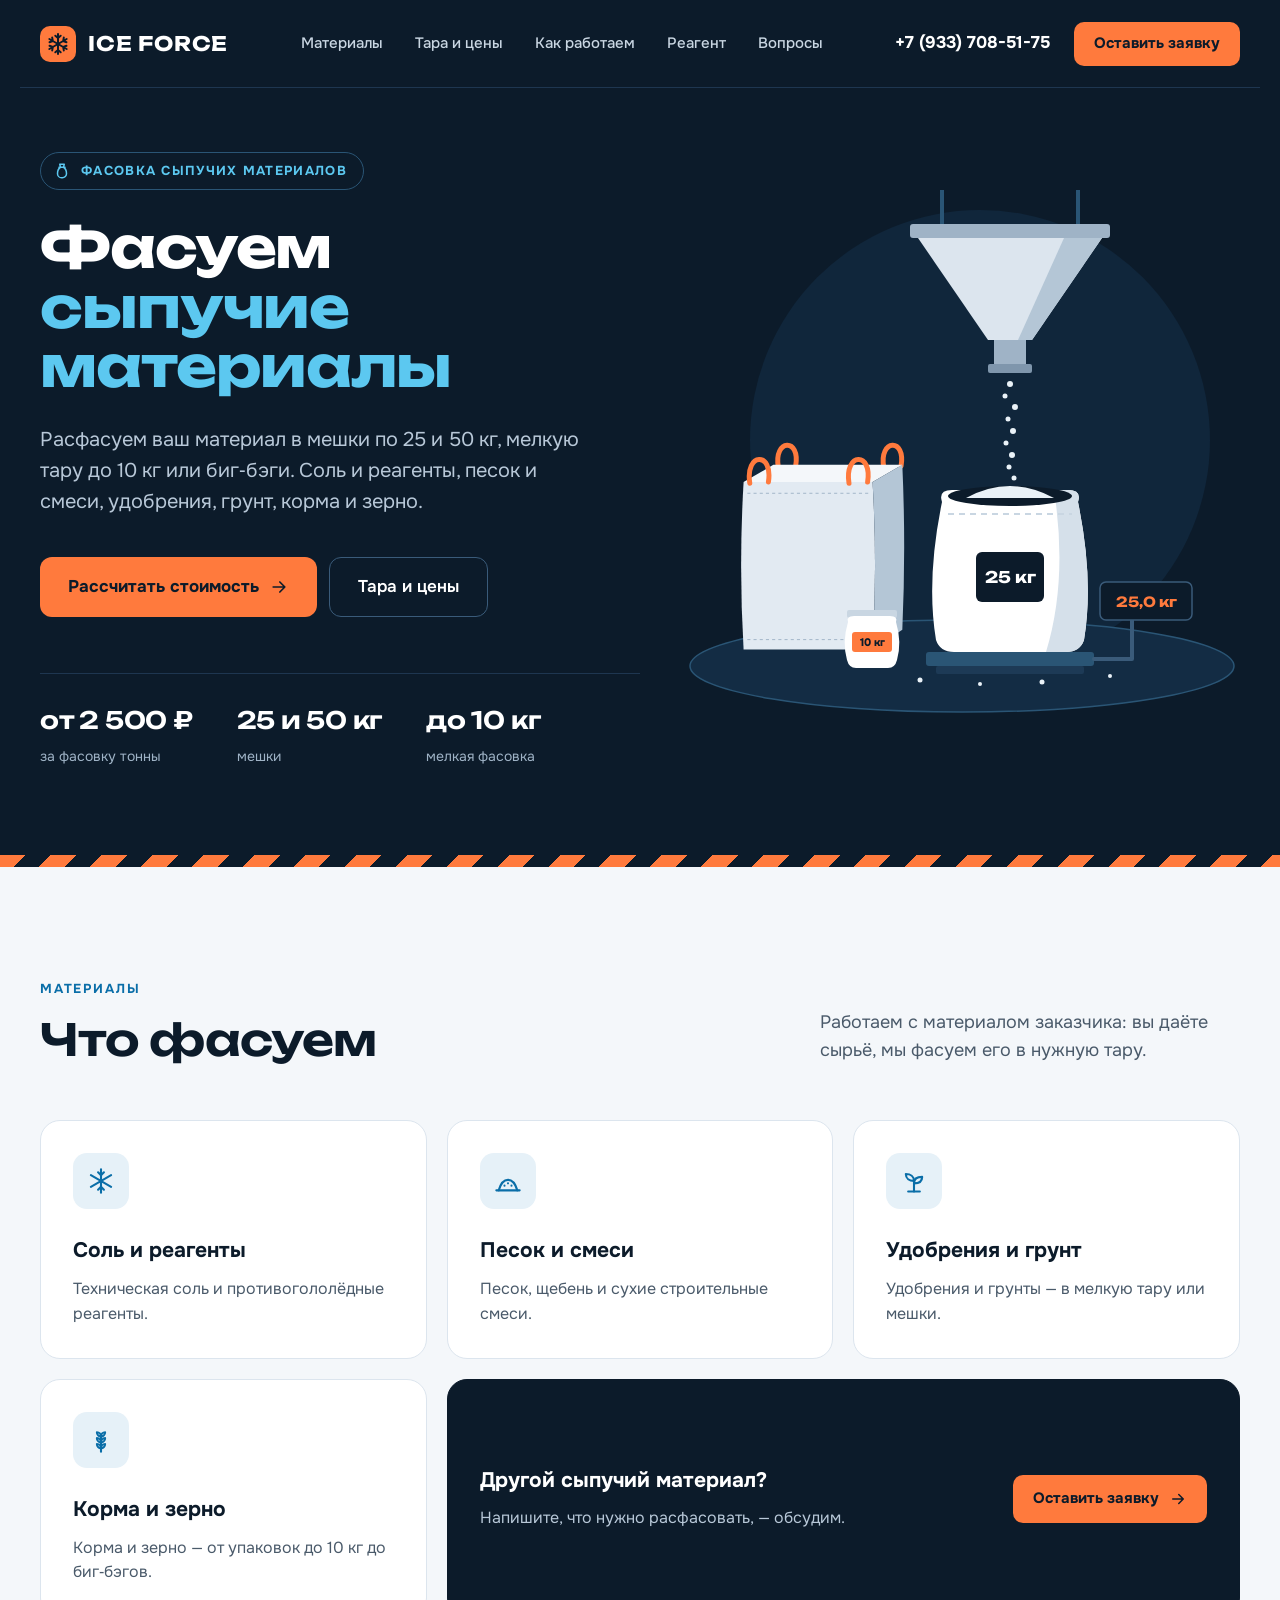
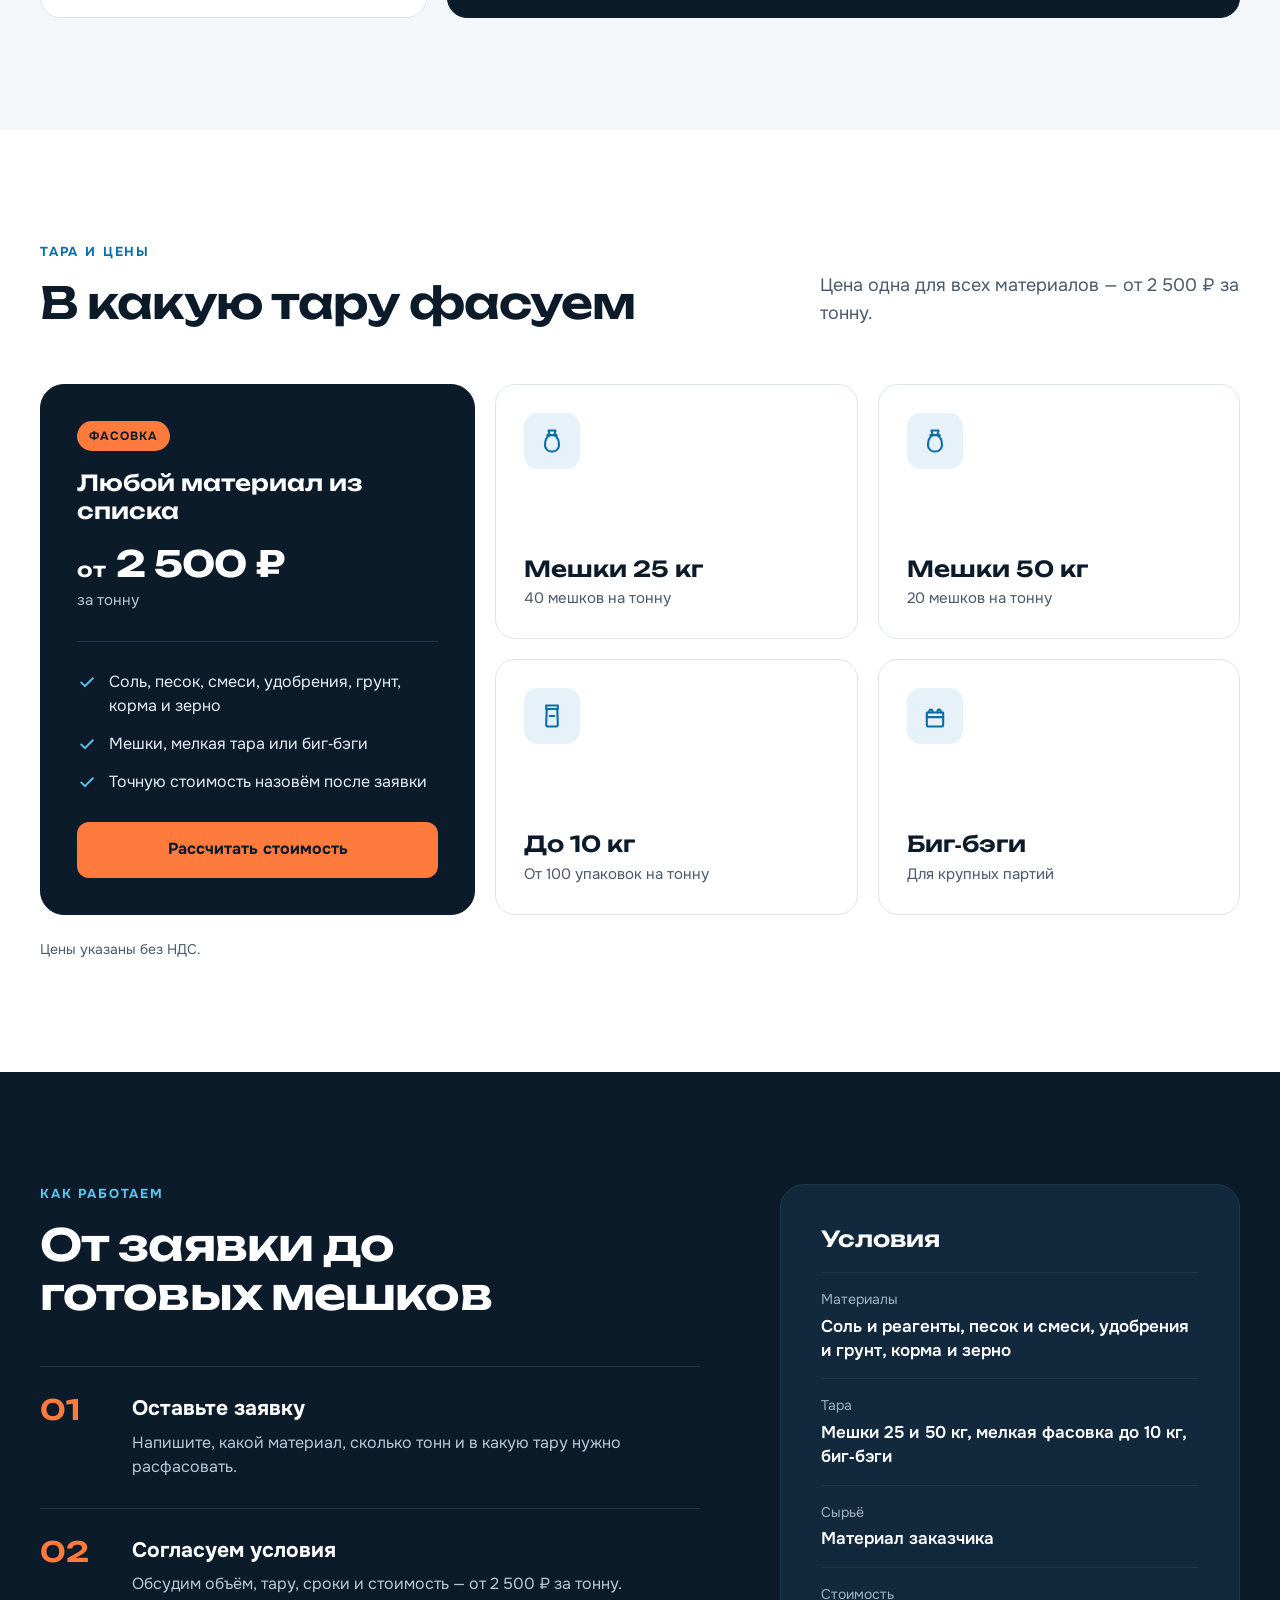
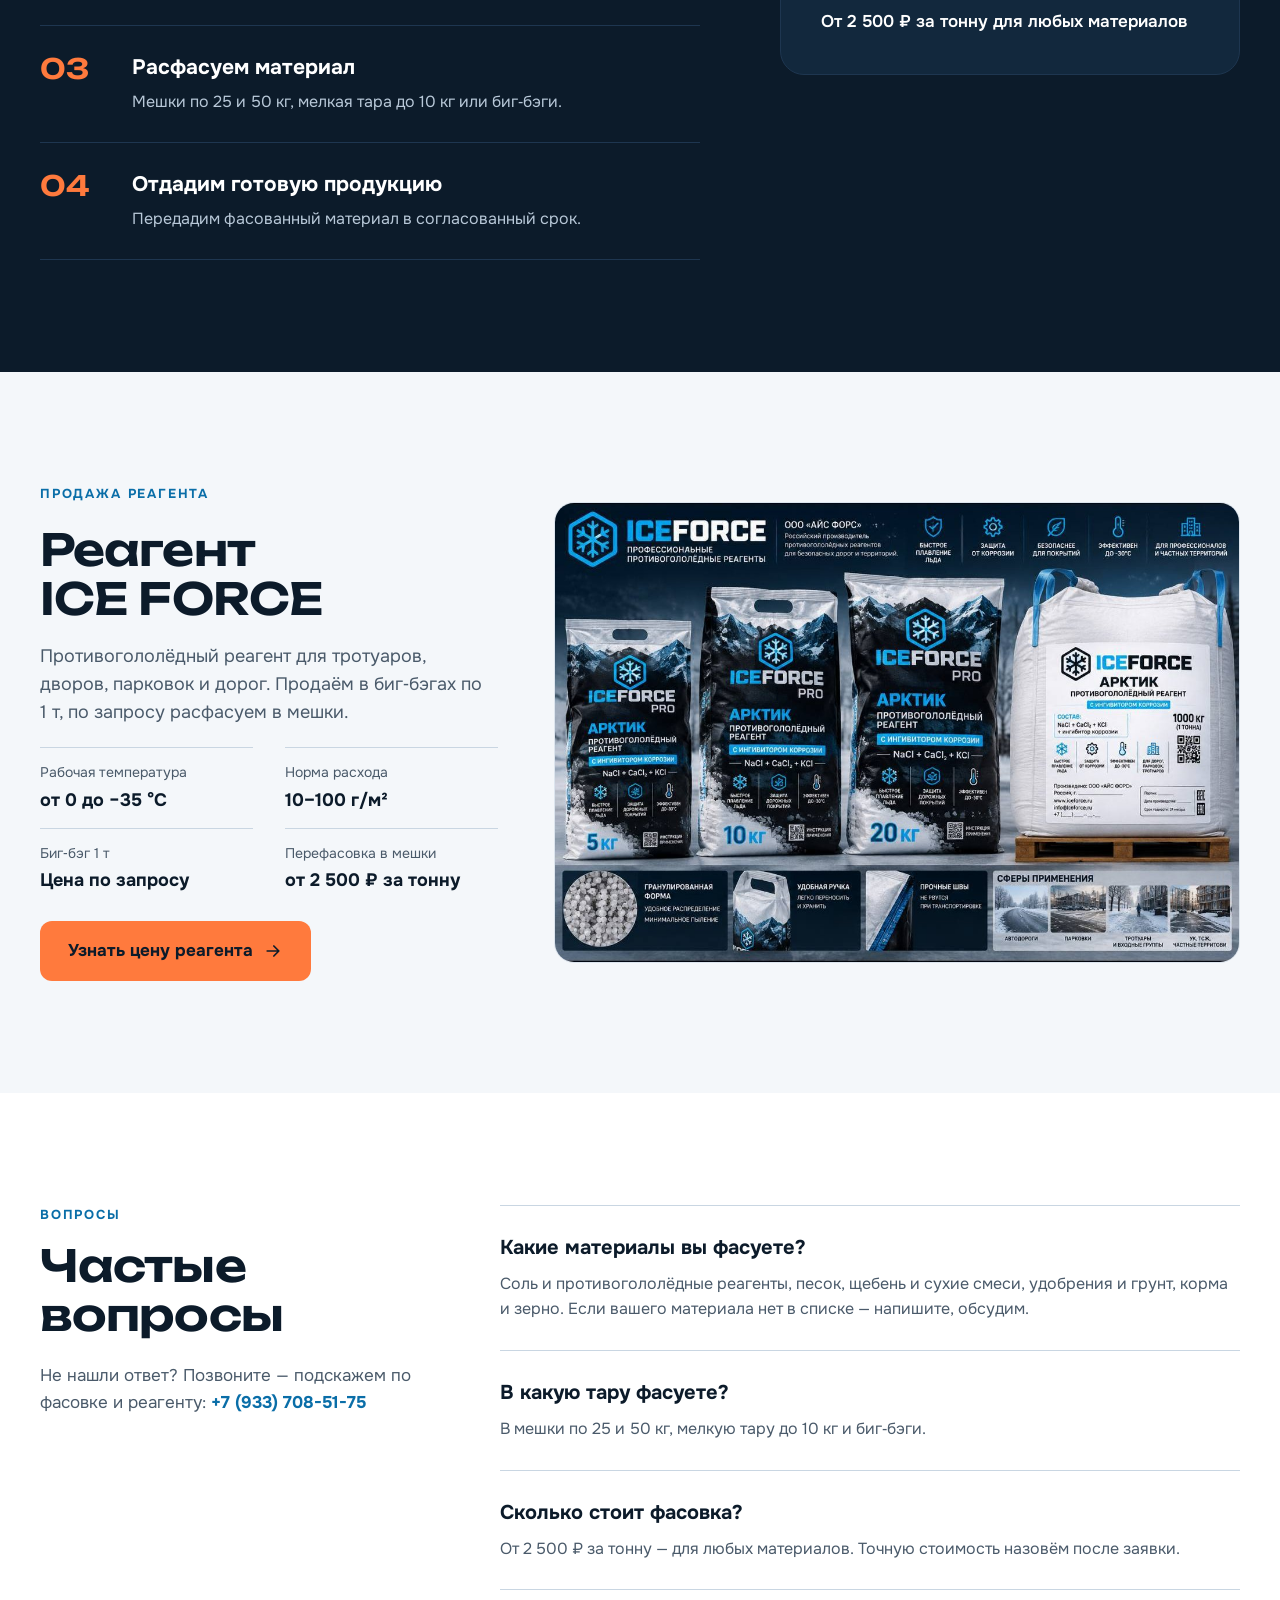
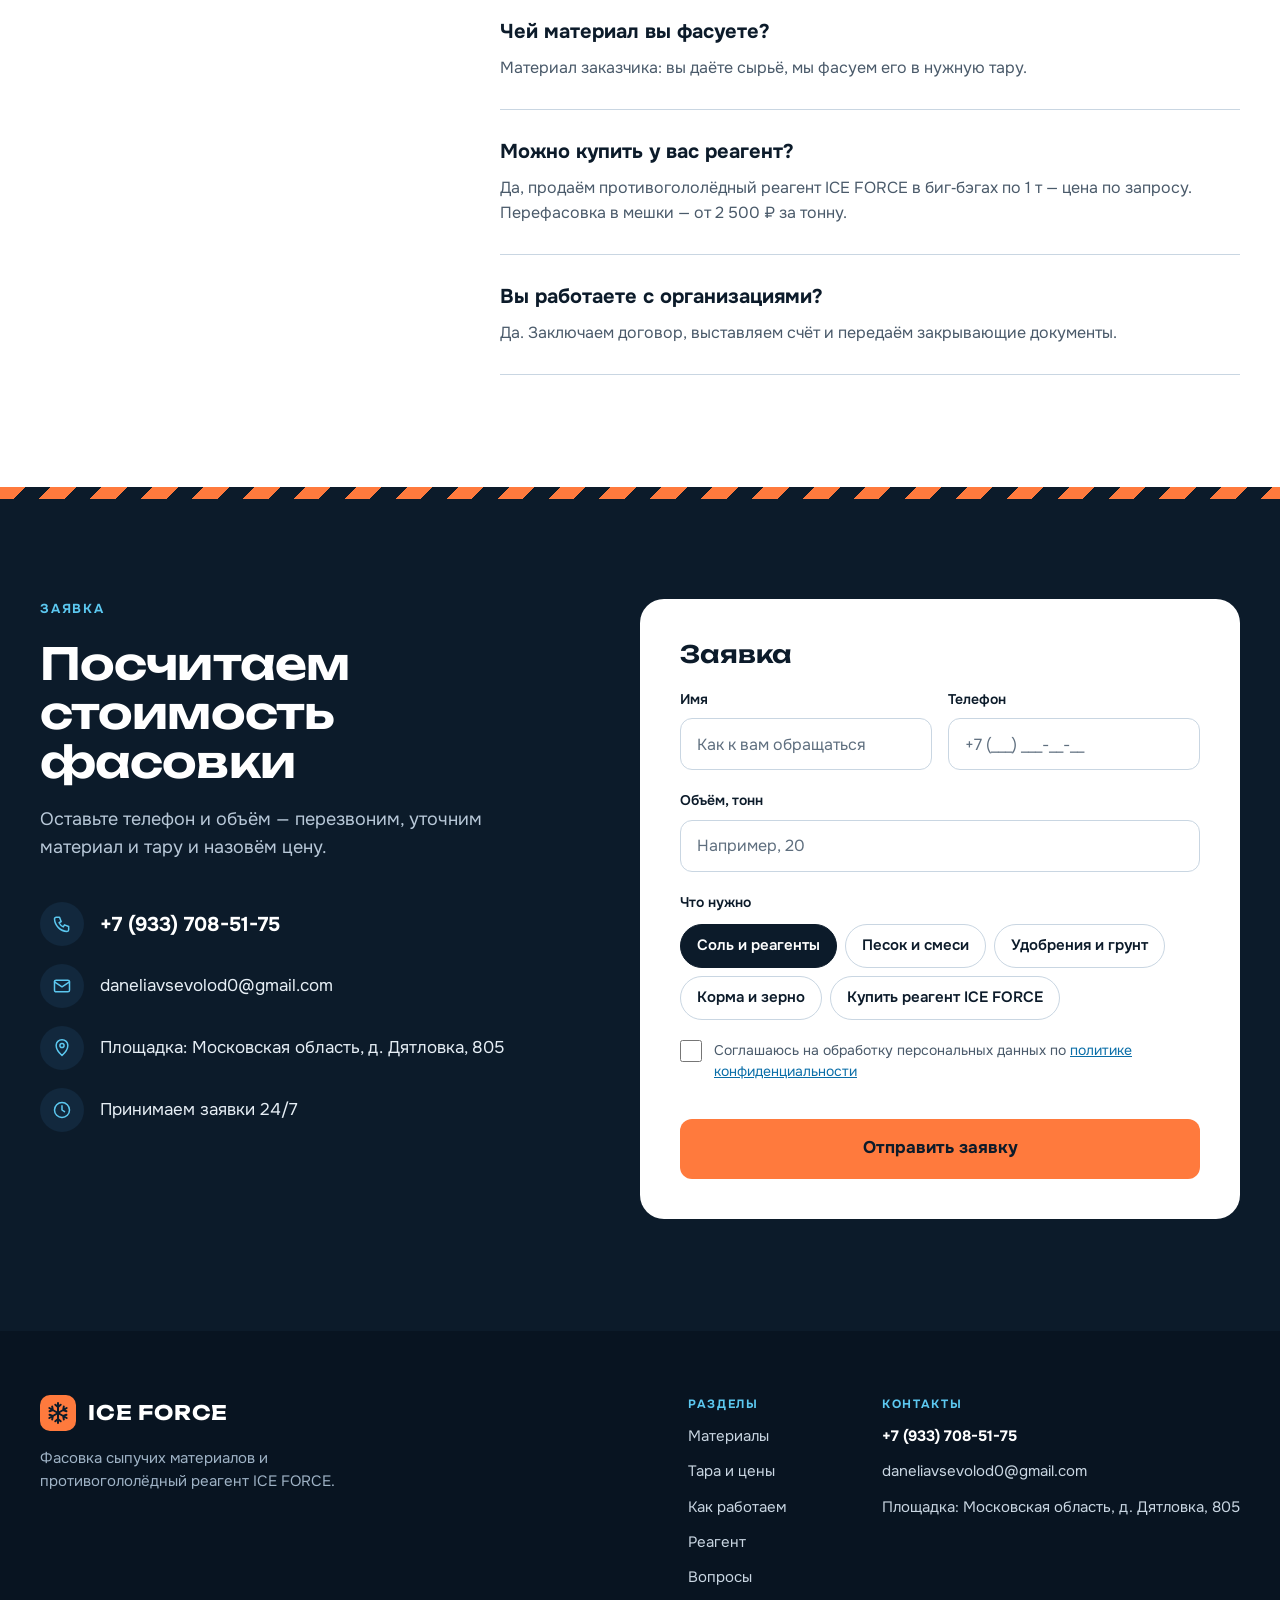
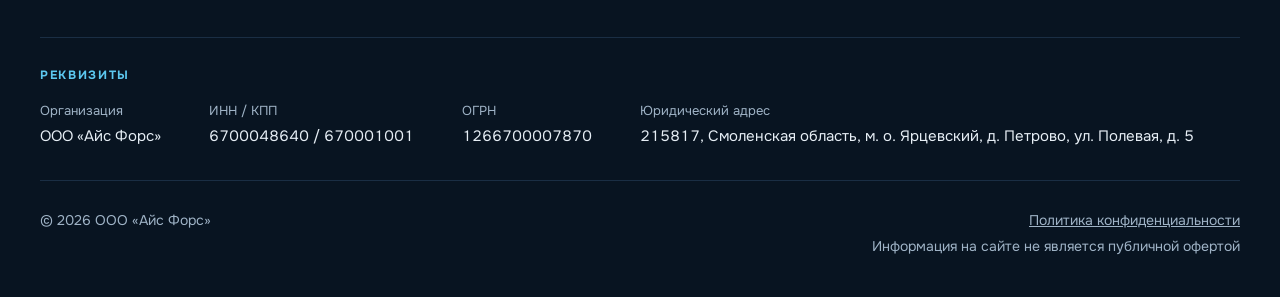
<file: index.html>
<!doctype html>
<html lang="ru">
<head>
<meta charset="utf-8">
<meta name="viewport" content="width=device-width, initial-scale=1">
<title>ICE FORCE — фасовка сыпучих материалов</title>
<meta name="description" content="Фасуем сыпучие материалы заказчика в мешки 25 и 50 кг, мелкую тару до 10 кг и биг-бэги — от 2 500 ₽ за тонну. Продаём противогололёдный реагент ICE FORCE.">
<meta name="theme-color" content="#0C1B2A">
<meta property="og:type" content="website">
<meta property="og:title" content="ICE FORCE — фасовка сыпучих материалов">
<meta property="og:description" content="Соль и реагенты, песок и смеси, удобрения, грунт, корма и зерно — в мешки, мелкую тару и биг-бэги. От 2 500 ₽ за тонну.">
<link rel="icon" href="favicon.svg" type="image/svg+xml">
<link rel="preconnect" href="https://fonts.googleapis.com">
<link rel="preconnect" href="https://fonts.gstatic.com" crossorigin>
<link rel="stylesheet" href="https://fonts.googleapis.com/css2?family=Onest:wght@400;500;600;700;800&family=Unbounded:wght@500;600;700&display=swap">
<link rel="stylesheet" href="css/style.css">
</head>
<body>
<a class="skip" href="#main">Перейти к содержанию</a>

<header class="site-header">
  <div class="container topbar__inner">
    <a class="logo" href="#top" aria-label="ICE FORCE — наверх">
      <svg class="logo__mark" viewBox="0 0 36 36" aria-hidden="true"><rect width="36" height="36" rx="10" class="fill-accent"/><path d="M18 8V28M9.34 13L26.66 23M9.34 23L26.66 13M18 12L20.68 9.75M18 12L15.32 9.75M18 24L15.32 26.25M18 24L20.68 26.25M23.2 21L23.8 24.45M23.2 21L26.49 19.8M23.2 15L26.49 16.2M23.2 15L23.8 11.55M12.8 21L9.51 19.8M12.8 21L12.19 24.45M12.8 15L12.19 11.55M12.8 15L9.51 16.2" fill="none" stroke="#0C1B2A" stroke-width="2" stroke-linecap="round"/></svg>
      <span class="logo__text">ICE FORCE</span>
    </a>
    <nav class="nav" aria-label="Разделы">
      <a href="#materials">Материалы</a>
      <a href="#packaging">Тара и цены</a>
      <a href="#how">Как работаем</a>
      <a href="#reagent">Реагент</a>
      <a href="#faq">Вопросы</a>
    </nav>
    <div class="topbar__actions">
      <a class="topbar__phone" href="tel:+79337085175">+7 (933) 708-51-75</a>
      <a class="icon-btn icon-btn--phone" href="tel:+79337085175" aria-label="Позвонить"><svg width="20" height="20" viewBox="0 0 24 24" fill="none" stroke="currentColor" stroke-width="1.8" stroke-linecap="round" stroke-linejoin="round" aria-hidden="true"><path d="M5 4h4l2 5-2.5 1.5a11 11 0 0 0 5 5L15 13l5 2v4a2 2 0 0 1-2 2A16 16 0 0 1 3 6a2 2 0 0 1 2-2"/></svg></a>
      <a class="btn btn--accent btn--sm topbar__cta" href="#order">Оставить заявку</a>
      <button class="icon-btn icon-btn--menu" type="button" aria-label="Открыть меню" aria-expanded="false" aria-controls="mobile-menu" data-menu-toggle>
        <svg class="i-open" width="22" height="22" viewBox="0 0 24 24" fill="none" stroke="currentColor" stroke-width="2" stroke-linecap="round" aria-hidden="true"><path d="M4 7h16M4 12h16M4 17h16"/></svg>
        <svg class="i-close" width="22" height="22" viewBox="0 0 24 24" fill="none" stroke="currentColor" stroke-width="2" stroke-linecap="round" aria-hidden="true"><path d="M6 6l12 12M18 6L6 18"/></svg>
      </button>
    </div>
  </div>
  <div class="mobile-menu" id="mobile-menu" hidden>
    <nav class="container mobile-menu__inner" aria-label="Меню">
      <a class="mm-link" href="#materials">Материалы</a>
      <a class="mm-link" href="#packaging">Тара и цены</a>
      <a class="mm-link" href="#how">Как работаем</a>
      <a class="mm-link" href="#reagent">Реагент ICE FORCE</a>
      <a class="mm-link" href="#faq">Вопросы</a>
      <a class="btn btn--accent btn--md" href="#order">Оставить заявку</a>
    </nav>
  </div>
</header>

<main id="main">
  <section class="hero" aria-labelledby="hero-title">
    <div class="container hero__body">
      <div class="hero__text">
        <div class="chip-dark">
          <svg width="18" height="18" viewBox="0 0 24 24" fill="none" stroke="currentColor" stroke-width="2" stroke-linecap="round" stroke-linejoin="round" aria-hidden="true"><path d="M8 7h8"/><path d="M9 3h6l-1 4c2.5 1.5 4 5 4 8.5A5.5 5.5 0 0 1 12.5 21h-1A5.5 5.5 0 0 1 6 15.5C6 12 7.5 8.5 10 7z"/></svg>
          <span>Фасовка сыпучих материалов</span>
        </div>
        <h1 id="hero-title">Фасуем <span>сыпучие материалы</span></h1>
        <p class="hero__lead">Расфасуем ваш материал в мешки по 25 и 50&nbsp;кг, мелкую тару до 10&nbsp;кг или биг&#8209;бэги. Соль и реагенты, песок и смеси, удобрения, грунт, корма и зерно.</p>
        <div class="hero__cta">
          <a class="btn btn--accent btn--lg" href="#order">Рассчитать стоимость<svg width="20" height="20" viewBox="0 0 24 24" fill="none" stroke="currentColor" stroke-width="2" stroke-linecap="round" stroke-linejoin="round" aria-hidden="true"><path d="M5 12h14M13 6l6 6-6 6"/></svg></a>
          <a class="btn btn--ghost-dark btn--lg" href="#packaging">Тара и цены</a>
        </div>
      </div>
      <div class="hero__art">
        <svg class="hero-svg" viewBox="0 0 560 540" fill="none" role="img" aria-label="Фасовка: бункер засыпает материал в мешок на весах, рядом биг-бэг и мелкая упаковка">
          <circle cx="300" cy="250" r="230" fill="#10263B"/>
          <ellipse cx="282" cy="476" rx="272" ry="46" fill="#132C44"/>
          <ellipse cx="282" cy="476" rx="272" ry="46" stroke="#2A5575" stroke-width="1.5"/>
          <g transform="translate(14 183) scale(0.62)">
            <g class="stroke-accent" stroke-width="8" stroke-linecap="round">
              <path d="M136 152C128 106 172 104 164 150"/>
              <path d="M306 152C298 106 342 104 334 150"/>
            </g>
            <path d="M80 176L128 148H336L288 176Z" fill="#F4F7FA"/>
            <path d="M80 176H288Q296 311 288 446H80Q72 311 80 176Z" fill="#E2EAF2"/>
            <path d="M288 176L336 148Q342 281 336 414L288 446Q296 311 288 176Z" fill="#B4C6D6"/>
            <path d="M86 194H282M86 430H282" stroke="#9FB3C6" stroke-width="1.5" stroke-dasharray="5 5"/>
            <g class="stroke-accent" stroke-width="8" stroke-linecap="round">
              <path d="M90 178C82 128 128 126 120 176"/>
              <path d="M250 178C242 128 288 126 280 176"/>
            </g>
          </g>
          <path d="M262 0V36M398 0V36" stroke="#2A5575" stroke-width="4"/>
          <rect x="230" y="34" width="200" height="14" rx="3" fill="#9FB3C6"/>
          <path d="M238 48H422L352 150H308Z" fill="#DCE5EE"/>
          <path d="M384 48H422L352 150H338Z" fill="#B4C6D6"/>
          <rect x="314" y="150" width="32" height="28" fill="#9FB3C6"/>
          <rect x="308" y="174" width="44" height="9" rx="2" fill="#7F96AC"/>
          <g fill="#EAF2F8">
            <circle cx="330" cy="194" r="3"/><circle cx="325" cy="206" r="2.5"/><circle cx="335" cy="217" r="3"/>
            <circle cx="328" cy="229" r="2.5"/><circle cx="333" cy="241" r="3"/><circle cx="326" cy="253" r="2.5"/>
            <circle cx="332" cy="265" r="3"/><circle cx="329" cy="277" r="2.5"/><circle cx="334" cy="288" r="2.5"/>
          </g>
          <rect x="246" y="462" width="168" height="14" rx="3" fill="#2A5575"/>
          <rect x="256" y="476" width="148" height="8" rx="2" fill="#1D3A56"/>
          <path d="M262 312Q258 300 272 300H388Q402 300 398 312Q414 390 404 450Q400 462 386 462H274Q260 462 256 450Q246 390 262 312Z" fill="#FFFFFF"/>
          <path d="M374 300H388Q402 300 398 312Q414 390 404 450Q400 462 386 462H366Q388 390 374 300Z" fill="#D5E0EA"/>
          <ellipse cx="330" cy="306" rx="62" ry="10" fill="#0C1B2A"/>
          <path d="M286 308Q330 284 374 308Z" fill="#EAF2F8"/>
          <path d="M268 324H392" stroke="#C9D6E2" stroke-width="2" stroke-dasharray="6 5"/>
          <rect x="296" y="362" width="68" height="50" rx="6" fill="#0C1B2A"/>
          <text x="330" y="393" fill="#FFFFFF" font-family="Unbounded, 'Arial Black', sans-serif" font-weight="700" font-size="16" text-anchor="middle">25&nbsp;кг</text>
          <path d="M414 469H452V430" stroke="#3A5B7A" stroke-width="4" stroke-linecap="round" stroke-linejoin="round"/>
          <rect x="420" y="392" width="92" height="38" rx="6" fill="#0C1B2A" stroke="#3A5B7A" stroke-width="1.5"/>
          <text x="466" y="417" class="fill-accent" font-family="Unbounded, 'Arial Black', sans-serif" font-weight="700" font-size="14" text-anchor="middle">25,0&nbsp;кг</text>
          <rect x="167" y="420" width="50" height="8" rx="2" fill="#C9D6E2"/>
          <path d="M168 432Q166 426 174 426H210Q218 426 216 432Q222 452 217 470Q215 478 208 478H176Q169 478 167 470Q162 452 168 432Z" fill="#FFFFFF"/>
          <rect x="172" y="442" width="40" height="20" rx="3" class="fill-accent"/>
          <text x="192" y="456" fill="#0C1B2A" font-family="Onest, Arial, sans-serif" font-weight="800" font-size="11" text-anchor="middle">10&nbsp;кг</text>
          <g fill="#EAF2F8">
            <circle cx="240" cy="490" r="2.5"/><circle cx="300" cy="494" r="2"/><circle cx="362" cy="492" r="2.5"/><circle cx="430" cy="486" r="2"/>
          </g>
        </svg>
      </div>
      <div class="hero__stats">
        <div class="stat"><div class="stat__value">от&nbsp;2&nbsp;500&nbsp;₽</div><div class="stat__label">за фасовку тонны</div></div>
        <div class="stat"><div class="stat__value">25 и 50&nbsp;кг</div><div class="stat__label">мешки</div></div>
        <div class="stat"><div class="stat__value">до&nbsp;10&nbsp;кг</div><div class="stat__label">мелкая фасовка</div></div>
      </div>
    </div>
    <div class="stripe" aria-hidden="true"></div>
  </section>

  <section class="section section--light" id="materials" aria-labelledby="materials-title">
    <div class="container">
      <div class="section-head">
        <div class="section-head__title">
          <p class="kicker">Материалы</p>
          <h2 class="h2" id="materials-title">Что фасуем</h2>
        </div>
        <p class="section-head__lead">Работаем с материалом заказчика: вы даёте сырьё, мы фасуем его в нужную тару.</p>
      </div>
      <div class="grid-use">
        <article class="card card--use">
          <div class="card__icon"><svg width="28" height="28" viewBox="0 0 24 24" fill="none" stroke="currentColor" stroke-width="1.8" stroke-linecap="round" stroke-linejoin="round" aria-hidden="true"><path d="M12 2v20M3.34 7l17.32 10M3.34 17L20.66 7"/><path d="M9.5 4.5 12 7l2.5-2.5M9.5 19.5 12 17l2.5 2.5"/></svg></div>
          <div class="card__body">
            <h3 class="card__title">Соль и реагенты</h3>
            <p class="card__text">Техническая соль и противогололёдные реагенты.</p>
          </div>
        </article>
        <article class="card card--use">
          <div class="card__icon"><svg width="28" height="28" viewBox="0 0 24 24" fill="none" stroke="currentColor" stroke-width="1.8" stroke-linecap="round" stroke-linejoin="round" aria-hidden="true"><path d="M2 20h20"/><path d="M4 20c1.6-5.5 4.6-9 8-9s6.4 3.5 8 9"/><path d="M9 16h.01M12 14h.01M15 16h.01"/></svg></div>
          <div class="card__body">
            <h3 class="card__title">Песок и смеси</h3>
            <p class="card__text">Песок, щебень и сухие строительные смеси.</p>
          </div>
        </article>
        <article class="card card--use">
          <div class="card__icon"><svg width="28" height="28" viewBox="0 0 24 24" fill="none" stroke="currentColor" stroke-width="1.8" stroke-linecap="round" stroke-linejoin="round" aria-hidden="true"><path d="M12 21v-9"/><path d="M12 12c0-4-3-6-7-6 0 4 3 6 7 6z"/><path d="M12 14c0-3.5 2.5-5.5 7-5.5 0 3.5-2.5 5.5-7 5.5z"/><path d="M7 21h10"/></svg></div>
          <div class="card__body">
            <h3 class="card__title">Удобрения и грунт</h3>
            <p class="card__text">Удобрения и грунты&nbsp;— в мелкую тару или мешки.</p>
          </div>
        </article>
        <article class="card card--use">
          <div class="card__icon"><svg width="28" height="28" viewBox="0 0 24 24" fill="none" stroke="currentColor" stroke-width="1.8" stroke-linecap="round" stroke-linejoin="round" aria-hidden="true"><path d="M12 22V9"/><path d="M12 9c-2 0-3.5-1.6-3.5-3.6 2 0 3.5 1.6 3.5 3.6zM12 9c2 0 3.5-1.6 3.5-3.6-2 0-3.5 1.6-3.5 3.6zM12 14c-2 0-3.5-1.6-3.5-3.6 2 0 3.5 1.6 3.5 3.6zM12 14c2 0 3.5-1.6 3.5-3.6-2 0-3.5 1.6-3.5 3.6zM12 19c-2 0-3.5-1.6-3.5-3.6 2 0 3.5 1.6 3.5 3.6zM12 19c2 0 3.5-1.6 3.5-3.6-2 0-3.5 1.6-3.5 3.6z"/></svg></div>
          <div class="card__body">
            <h3 class="card__title">Корма и зерно</h3>
            <p class="card__text">Корма и зерно&nbsp;— от упаковок до 10&nbsp;кг до биг&#8209;бэгов.</p>
          </div>
        </article>
        <div class="card card--dark card--wide">
          <div class="card__body">
            <h3 class="card__title">Другой сыпучий материал?</h3>
            <p class="card__text">Напишите, что нужно расфасовать,&nbsp;— обсудим.</p>
          </div>
          <a class="btn btn--accent" href="#order">Оставить заявку<svg width="18" height="18" viewBox="0 0 24 24" fill="none" stroke="currentColor" stroke-width="2" stroke-linecap="round" stroke-linejoin="round" aria-hidden="true"><path d="M5 12h14M13 6l6 6-6 6"/></svg></a>
        </div>
      </div>
    </div>
  </section>

  <section class="section section--white" id="packaging" aria-labelledby="packaging-title">
    <div class="container">
      <div class="section-head">
        <div class="section-head__title">
          <p class="kicker">Тара и цены</p>
          <h2 class="h2" id="packaging-title">В какую тару фасуем</h2>
        </div>
        <p class="section-head__lead">Цена одна для всех материалов&nbsp;— от 2&nbsp;500&nbsp;₽ за тонну.</p>
      </div>
      <div class="pack">
        <article class="price price--dark">
          <div class="price__head">
            <p class="tag tag--accent">Фасовка</p>
            <h3 class="price__title">Любой материал из списка</h3>
            <div>
              <p class="price__value"><span class="price__from">от</span> 2&nbsp;500&nbsp;₽</p>
              <p class="price__unit">за тонну</p>
            </div>
          </div>
          <div class="price__rule"></div>
          <ul class="checks">
            <li><svg width="20" height="20" viewBox="0 0 24 24" fill="none" stroke="currentColor" stroke-width="2.2" stroke-linecap="round" stroke-linejoin="round" aria-hidden="true"><path d="M5 12.5l4.5 4.5L19 7.5"/></svg><span>Соль, песок, смеси, удобрения, грунт, корма и зерно</span></li>
            <li><svg width="20" height="20" viewBox="0 0 24 24" fill="none" stroke="currentColor" stroke-width="2.2" stroke-linecap="round" stroke-linejoin="round" aria-hidden="true"><path d="M5 12.5l4.5 4.5L19 7.5"/></svg><span>Мешки, мелкая тара или биг&#8209;бэги</span></li>
            <li><svg width="20" height="20" viewBox="0 0 24 24" fill="none" stroke="currentColor" stroke-width="2.2" stroke-linecap="round" stroke-linejoin="round" aria-hidden="true"><path d="M5 12.5l4.5 4.5L19 7.5"/></svg><span>Точную стоимость назовём после заявки</span></li>
          </ul>
          <a class="btn btn--accent btn--md" href="#order">Рассчитать стоимость</a>
        </article>
        <article class="tara">
          <div class="tara__icon"><svg width="28" height="28" viewBox="0 0 24 24" fill="none" stroke="currentColor" stroke-width="1.8" stroke-linecap="round" stroke-linejoin="round" aria-hidden="true"><path d="M8 7h8"/><path d="M9 3h6l-1 4c2.5 1.5 4 5 4 8.5A5.5 5.5 0 0 1 12.5 21h-1A5.5 5.5 0 0 1 6 15.5C6 12 7.5 8.5 10 7z"/></svg></div>
          <div>
            <h3 class="tara__title">Мешки 25&nbsp;кг</h3>
            <p class="tara__note">40 мешков на тонну</p>
          </div>
        </article>
        <article class="tara">
          <div class="tara__icon"><svg width="28" height="28" viewBox="0 0 24 24" fill="none" stroke="currentColor" stroke-width="1.8" stroke-linecap="round" stroke-linejoin="round" aria-hidden="true"><path d="M8 7h8"/><path d="M9 3h6l-1 4c2.5 1.5 4 5 4 8.5A5.5 5.5 0 0 1 12.5 21h-1A5.5 5.5 0 0 1 6 15.5C6 12 7.5 8.5 10 7z"/></svg></div>
          <div>
            <h3 class="tara__title">Мешки 50&nbsp;кг</h3>
            <p class="tara__note">20 мешков на тонну</p>
          </div>
        </article>
        <article class="tara">
          <div class="tara__icon"><svg width="28" height="28" viewBox="0 0 24 24" fill="none" stroke="currentColor" stroke-width="1.8" stroke-linecap="round" stroke-linejoin="round" aria-hidden="true"><path d="M7 3h10v3H7z"/><path d="M7.5 6 7 19a2 2 0 0 0 2 2h6a2 2 0 0 0 2-2l-.5-13"/><path d="M10 12h4"/></svg></div>
          <div>
            <h3 class="tara__title">До 10&nbsp;кг</h3>
            <p class="tara__note">От 100 упаковок на тонну</p>
          </div>
        </article>
        <article class="tara">
          <div class="tara__icon"><svg width="28" height="28" viewBox="0 0 24 24" fill="none" stroke="currentColor" stroke-width="1.8" stroke-linecap="round" stroke-linejoin="round" aria-hidden="true"><path d="M5 9h14v11a1 1 0 0 1-1 1H6a1 1 0 0 1-1-1z"/><path d="M7 9c0-3.5 3-3.5 3 0M14 9c0-3.5 3-3.5 3 0"/><path d="M5 13h14"/></svg></div>
          <div>
            <h3 class="tara__title">Биг&#8209;бэги</h3>
            <p class="tara__note">Для крупных партий</p>
          </div>
        </article>
      </div>
      <p class="pack-note">Цены указаны без НДС.</p>
    </div>
  </section>

  <section class="section section--dark" id="how" aria-labelledby="how-title">
    <div class="container how">
      <div class="how__main">
        <div class="section-head">
          <div class="section-head__title">
            <p class="kicker">Как работаем</p>
            <h2 class="h2" id="how-title">От заявки до готовых мешков</h2>
          </div>
        </div>
        <ol class="steps">
          <li class="step">
            <div class="step__num" aria-hidden="true">01</div>
            <div class="step__body">
              <h3 class="step__title">Оставьте заявку</h3>
              <p class="step__text">Напишите, какой материал, сколько тонн и в какую тару нужно расфасовать.</p>
            </div>
          </li>
          <li class="step">
            <div class="step__num" aria-hidden="true">02</div>
            <div class="step__body">
              <h3 class="step__title">Согласуем условия</h3>
              <p class="step__text">Обсудим объём, тару, сроки и стоимость&nbsp;— от 2&nbsp;500&nbsp;₽ за тонну.</p>
            </div>
          </li>
          <li class="step">
            <div class="step__num" aria-hidden="true">03</div>
            <div class="step__body">
              <h3 class="step__title">Расфасуем материал</h3>
              <p class="step__text">Мешки по 25 и 50&nbsp;кг, мелкая тара до 10&nbsp;кг или биг&#8209;бэги.</p>
            </div>
          </li>
          <li class="step">
            <div class="step__num" aria-hidden="true">04</div>
            <div class="step__body">
              <h3 class="step__title">Отдадим готовую продукцию</h3>
              <p class="step__text">Передадим фасованный материал в согласованный срок.</p>
            </div>
          </li>
        </ol>
      </div>
      <aside class="specs" aria-labelledby="specs-title">
        <h3 class="specs__title" id="specs-title">Условия</h3>
        <dl>
          <div><dt>Материалы</dt><dd>Соль и реагенты, песок и смеси, удобрения и грунт, корма и зерно</dd></div>
          <div><dt>Тара</dt><dd>Мешки 25 и 50&nbsp;кг, мелкая фасовка до 10&nbsp;кг, биг&#8209;бэги</dd></div>
          <div><dt>Сырьё</dt><dd>Материал заказчика</dd></div>
          <div><dt>Стоимость</dt><dd>От 2&nbsp;500&nbsp;₽ за тонну для любых материалов</dd></div>
        </dl>
      </aside>
    </div>
  </section>

  <section class="section section--light" id="reagent" aria-labelledby="reagent-title">
    <div class="container reagent">
      <div class="reagent__text">
        <p class="kicker">Продажа реагента</p>
        <h2 class="h2" id="reagent-title">Реагент ICE&nbsp;FORCE</h2>
        <p class="reagent__lead">Противогололёдный реагент для тротуаров, дворов, парковок и дорог. Продаём в&nbsp;биг&#8209;бэгах по 1&nbsp;т, по запросу расфасуем в мешки.</p>
        <dl class="facts">
          <div><dt>Рабочая температура</dt><dd>от&nbsp;0 до&nbsp;−35&nbsp;°C</dd></div>
          <div><dt>Норма расхода</dt><dd>10–100&nbsp;г/м²</dd></div>
          <div><dt>Биг&#8209;бэг 1&nbsp;т</dt><dd>Цена по запросу</dd></div>
          <div><dt>Перефасовка в мешки</dt><dd>от 2&nbsp;500&nbsp;₽ за тонну</dd></div>
        </dl>
        <a class="btn btn--accent btn--lg" href="#order" data-pick="reagent">Узнать цену реагента<svg width="20" height="20" viewBox="0 0 24 24" fill="none" stroke="currentColor" stroke-width="2" stroke-linecap="round" stroke-linejoin="round" aria-hidden="true"><path d="M5 12h14M13 6l6 6-6 6"/></svg></a>
      </div>
      <figure class="reagent__photo">
        <img src="img/iceforce-arktik.jpg" width="1178" height="789" loading="lazy" decoding="async" alt="Реагент ICE FORCE «Арктик»: мешки по 5, 10 и 20 кг и биг-бэг на 1 тонну">
      </figure>
    </div>
  </section>

  <section class="section section--white" id="faq" aria-labelledby="faq-title">
    <div class="container faq">
      <div class="faq__intro">
        <p class="kicker">Вопросы</p>
        <h2 class="h2" id="faq-title">Частые вопросы</h2>
        <p>Не нашли ответ? Позвоните&nbsp;— подскажем по фасовке и реагенту: <a href="tel:+79337085175">+7 (933) 708-51-75</a></p>
      </div>
      <div class="faq__list">
        <div class="qa">
          <h3>Какие материалы вы фасуете?</h3>
          <p>Соль и противогололёдные реагенты, песок, щебень и сухие смеси, удобрения и грунт, корма и зерно. Если вашего материала нет в списке&nbsp;— напишите, обсудим.</p>
        </div>
        <div class="qa">
          <h3>В какую тару фасуете?</h3>
          <p>В мешки по 25 и 50&nbsp;кг, мелкую тару до 10&nbsp;кг и биг&#8209;бэги.</p>
        </div>
        <div class="qa">
          <h3>Сколько стоит фасовка?</h3>
          <p>От 2&nbsp;500&nbsp;₽ за тонну&nbsp;— для любых материалов. Точную стоимость назовём после заявки.</p>
        </div>
        <div class="qa">
          <h3>Чей материал вы фасуете?</h3>
          <p>Материал заказчика: вы даёте сырьё, мы фасуем его в нужную тару.</p>
        </div>
        <div class="qa">
          <h3>Можно купить у вас реагент?</h3>
          <p>Да, продаём противогололёдный реагент ICE&nbsp;FORCE в&nbsp;биг&#8209;бэгах по 1&nbsp;т&nbsp;— цена по запросу. Перефасовка в мешки&nbsp;— от 2&nbsp;500&nbsp;₽ за тонну.</p>
        </div>
        <div class="qa">
          <h3>Вы работаете с организациями?</h3>
          <p>Да. Заключаем договор, выставляем счёт и передаём закрывающие документы.</p>
        </div>
      </div>
    </div>
  </section>

  <section class="order" id="order" aria-labelledby="order-title">
    <div class="stripe" aria-hidden="true"></div>
    <div class="container order__body">
      <div class="order__intro">
        <p class="kicker">Заявка</p>
        <h2 class="h2" id="order-title">Посчитаем стоимость фасовки</h2>
        <p class="order__lead">Оставьте телефон и объём&nbsp;— перезвоним, уточним материал и тару и назовём цену.</p>
      </div>

      <div class="form-card">
        <form class="form" id="lead-form" novalidate>
          <h3 class="form__title">Заявка</h3>
          <div class="form__row">
            <div class="field">
              <label for="f-name">Имя</label>
              <input class="input" id="f-name" name="client_name" type="text" autocomplete="name" placeholder="Как к вам обращаться">
            </div>
            <div class="field">
              <label for="f-phone">Телефон</label>
              <input class="input" id="f-phone" name="phone" type="tel" autocomplete="tel" inputmode="tel" placeholder="+7 (___) ___-__-__" required>
            </div>
          </div>
          <div class="field">
            <label for="f-volume">Объём, тонн</label>
            <input class="input" id="f-volume" name="volume" type="text" inputmode="decimal" placeholder="Например, 20">
          </div>
          <fieldset class="fieldset field">
            <legend>Что нужно</legend>
            <div class="pills" data-pills>
              <button class="pill" type="button" aria-pressed="true" data-value="salt">Соль и реагенты</button>
              <button class="pill" type="button" aria-pressed="false" data-value="sand">Песок и смеси</button>
              <button class="pill" type="button" aria-pressed="false" data-value="fertilizer">Удобрения и грунт</button>
              <button class="pill" type="button" aria-pressed="false" data-value="feed">Корма и зерно</button>
              <button class="pill" type="button" aria-pressed="false" data-value="reagent">Купить реагент ICE&nbsp;FORCE</button>
            </div>
          </fieldset>
          <div class="consent">
            <input id="f-consent" name="consent" type="checkbox">
            <label for="f-consent">Соглашаюсь на обработку персональных данных по <a href="privacy.html">политике конфиденциальности</a></label>
          </div>
          <p class="form__error" id="form-error" role="alert" hidden></p>
          <button class="btn btn--accent form__submit" type="submit">Отправить заявку</button>
        </form>

        <div class="success" id="form-success" hidden>
          <div class="success__icon"><svg width="34" height="34" viewBox="0 0 24 24" fill="none" stroke="currentColor" stroke-width="2.2" stroke-linecap="round" stroke-linejoin="round" aria-hidden="true"><path d="M5 12.5l4.5 4.5L19 7.5"/></svg></div>
          <h3 id="success-title" tabindex="-1">Осталось отправить письмо</h3>
          <p>Должна открыться ваша почта с готовой заявкой&nbsp;— нажмите «Отправить», и мы перезвоним. Если почта не открылась, позвоните: <a href="tel:+79337085175" style="white-space: nowrap">+7 (933) 708-51-75</a>.</p>
          <button class="btn btn--outline btn--md" type="button" id="form-again">Заполнить заново</button>
        </div>
      </div>

      <ul class="contacts">
        <li class="contact">
          <span class="contact__icon"><svg width="20" height="20" viewBox="0 0 24 24" fill="none" stroke="currentColor" stroke-width="1.8" stroke-linecap="round" stroke-linejoin="round" aria-hidden="true"><path d="M5 4h4l2 5-2.5 1.5a11 11 0 0 0 5 5L15 13l5 2v4a2 2 0 0 1-2 2A16 16 0 0 1 3 6a2 2 0 0 1 2-2"/></svg></span>
          <a class="contact__phone" href="tel:+79337085175">+7 (933) 708-51-75</a>
        </li>
        <li class="contact">
          <span class="contact__icon"><svg width="20" height="20" viewBox="0 0 24 24" fill="none" stroke="currentColor" stroke-width="1.8" stroke-linecap="round" stroke-linejoin="round" aria-hidden="true"><rect x="3" y="5" width="18" height="14" rx="2"/><path d="M3 7l9 6 9-6"/></svg></span>
          <a href="mailto:daneliavsevolod0@gmail.com">daneliavsevolod0@gmail.com</a>
        </li>
        <li class="contact">
          <span class="contact__icon"><svg width="20" height="20" viewBox="0 0 24 24" fill="none" stroke="currentColor" stroke-width="1.8" stroke-linecap="round" stroke-linejoin="round" aria-hidden="true"><path d="M12 21s-7-6.2-7-12a7 7 0 0 1 14 0c0 5.8-7 12-7 12z"/><circle cx="12" cy="9" r="2.5"/></svg></span>
          <span>Площадка: Московская область, д.&nbsp;Дятловка, 805</span>
        </li>
        <li class="contact">
          <span class="contact__icon"><svg width="20" height="20" viewBox="0 0 24 24" fill="none" stroke="currentColor" stroke-width="1.8" stroke-linecap="round" stroke-linejoin="round" aria-hidden="true"><circle cx="12" cy="12" r="9"/><path d="M12 7v5l3 2"/></svg></span>
          <span>Принимаем заявки 24/7</span>
        </li>
      </ul>
    </div>
  </section>
</main>

<footer class="footer">
  <div class="container">
    <div class="footer__top">
      <div class="footer__about">
        <a class="logo" href="#top" aria-label="ICE FORCE — наверх">
          <svg class="logo__mark" viewBox="0 0 36 36" aria-hidden="true"><rect width="36" height="36" rx="10" class="fill-accent"/><path d="M18 8V28M9.34 13L26.66 23M9.34 23L26.66 13M18 12L20.68 9.75M18 12L15.32 9.75M18 24L15.32 26.25M18 24L20.68 26.25M23.2 21L23.8 24.45M23.2 21L26.49 19.8M23.2 15L26.49 16.2M23.2 15L23.8 11.55M12.8 21L9.51 19.8M12.8 21L12.19 24.45M12.8 15L12.19 11.55M12.8 15L9.51 16.2" fill="none" stroke="#0C1B2A" stroke-width="2" stroke-linecap="round"/></svg>
          <span class="logo__text">ICE FORCE</span>
        </a>
        <p>Фасовка сыпучих материалов и противогололёдный реагент ICE&nbsp;FORCE.</p>
      </div>
      <div class="footer__cols">
        <nav class="footer__col" aria-label="Разделы сайта">
          <p class="footer__col-title">Разделы</p>
          <a href="#materials">Материалы</a>
          <a href="#packaging">Тара и цены</a>
          <a href="#how">Как работаем</a>
          <a href="#reagent">Реагент</a>
          <a href="#faq">Вопросы</a>
        </nav>
        <div class="footer__col">
          <p class="footer__col-title">Контакты</p>
          <a class="footer__phone" href="tel:+79337085175">+7 (933) 708-51-75</a>
          <a href="mailto:daneliavsevolod0@gmail.com">daneliavsevolod0@gmail.com</a>
          <span>Площадка: Московская область, д.&nbsp;Дятловка, 805</span>
        </div>
      </div>
    </div>
    <div class="footer__legal">
      <p class="footer__col-title">Реквизиты</p>
      <dl class="requisites">
        <div><dt>Организация</dt><dd>ООО&nbsp;«Айс Форс»</dd></div>
        <div><dt>ИНН / КПП</dt><dd>6700048640 / 670001001</dd></div>
        <div><dt>ОГРН</dt><dd>1266700007870</dd></div>
        <div><dt>Юридический адрес</dt><dd>215817, Смоленская область, м.&nbsp;о.&nbsp;Ярцевский, д.&nbsp;Петрово, ул.&nbsp;Полевая, д.&nbsp;5</dd></div>
      </dl>
    </div>
    <div class="footer__bottom">
      <div>
        <span>© 2026 ООО&nbsp;«Айс Форс»</span>
      </div>
      <div>
        <a href="privacy.html">Политика конфиденциальности</a>
        <span>Информация на сайте не является публичной офертой</span>
      </div>
    </div>
  </div>
</footer>

<script src="js/main.js"></script>
</body>
</html>
</file>
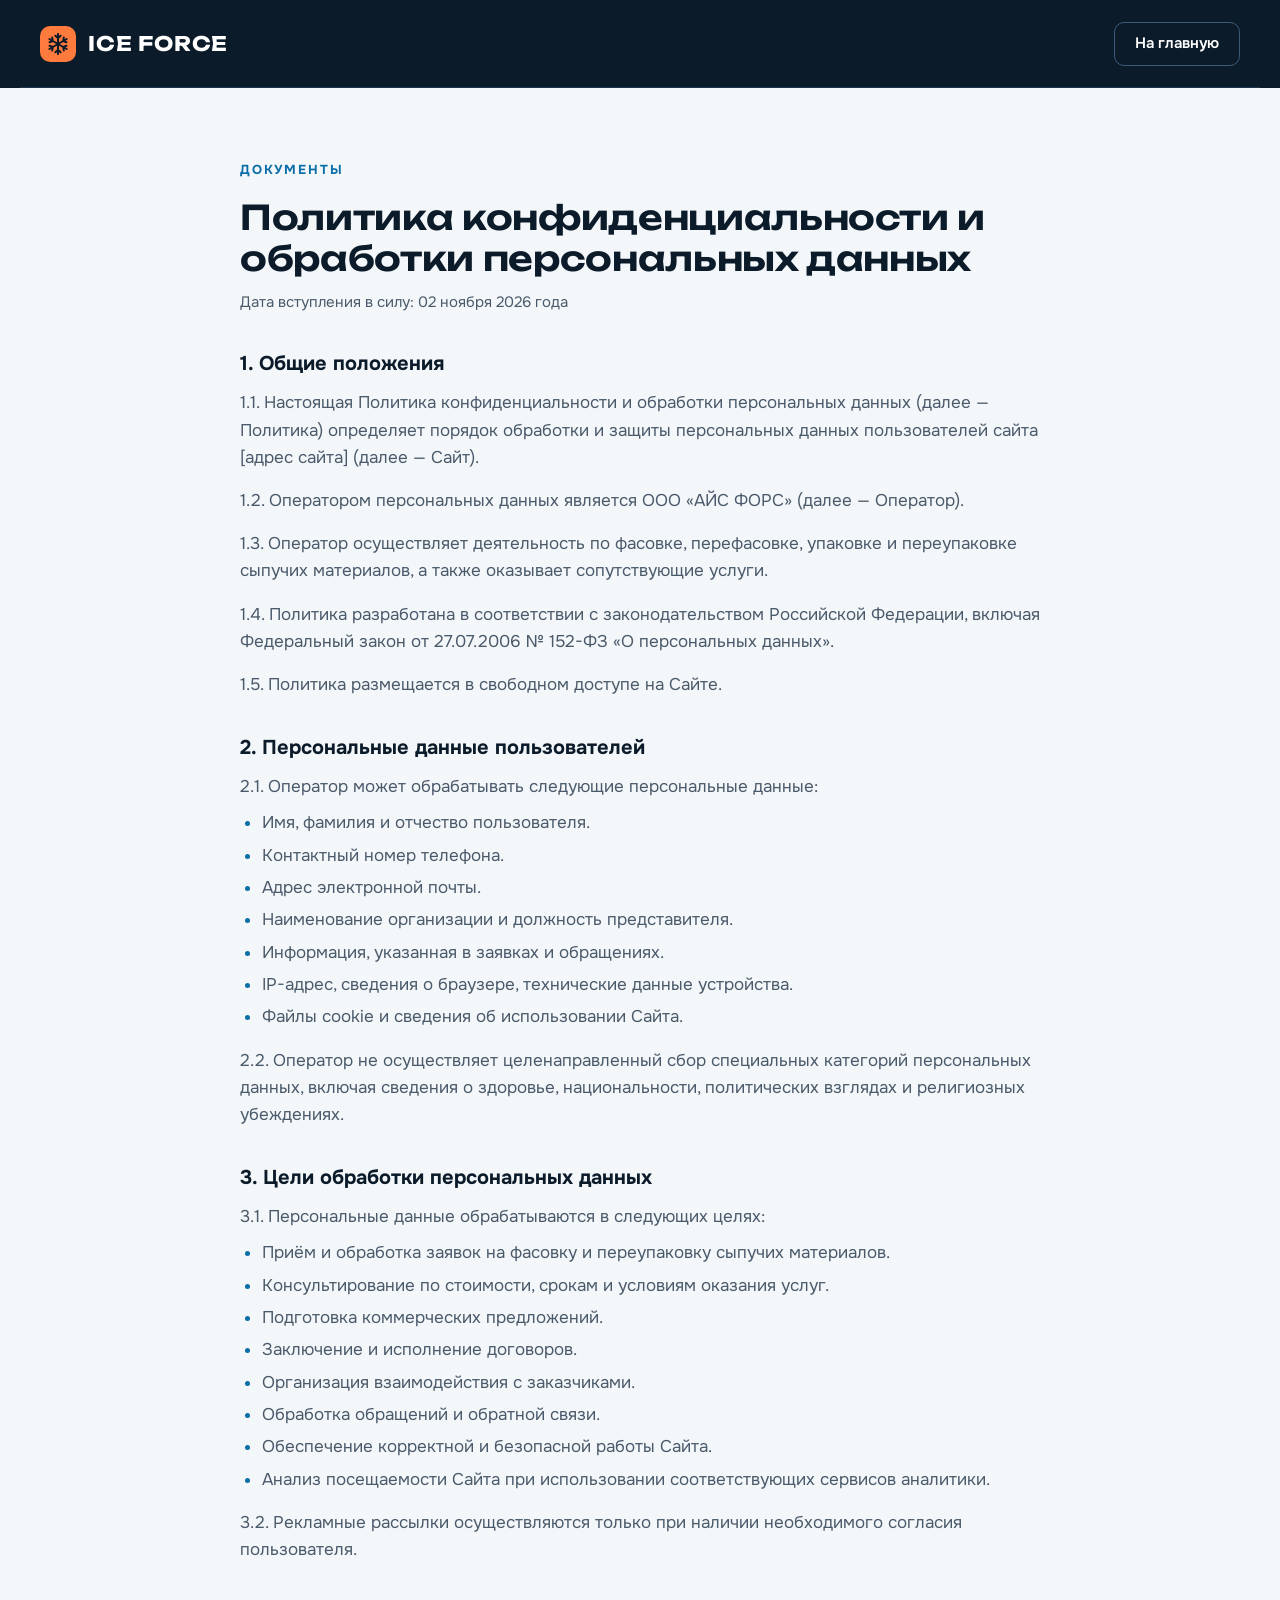
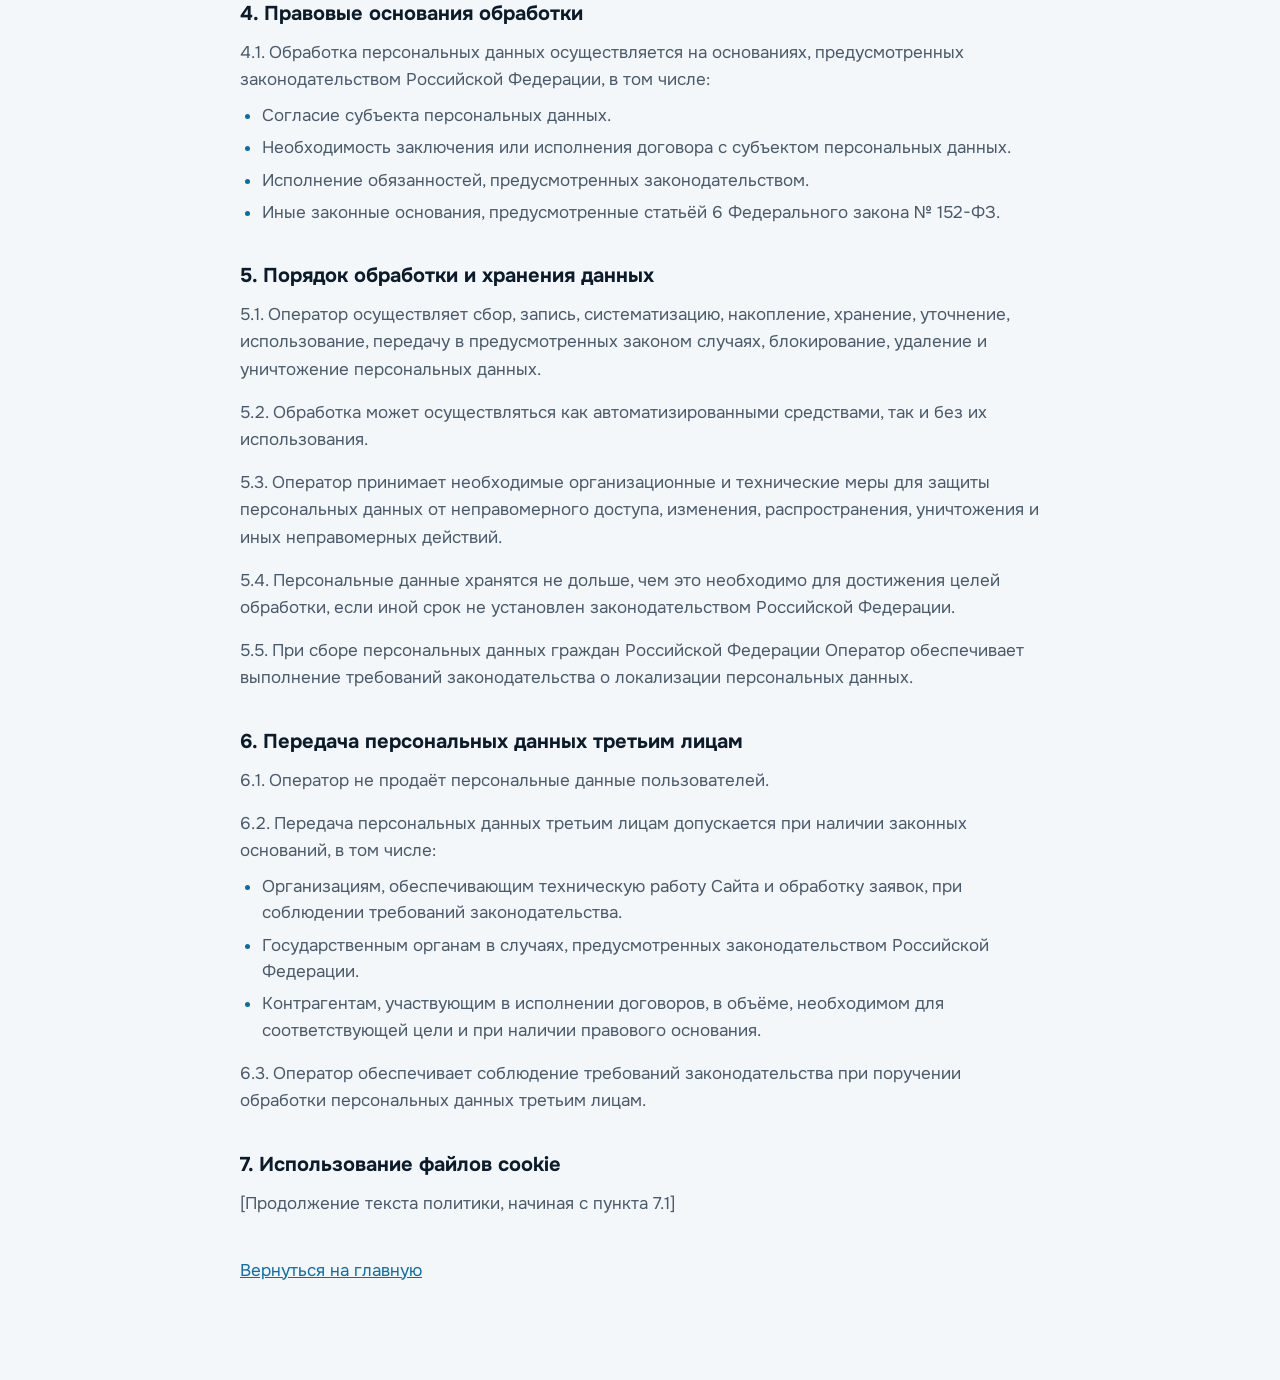
<file: privacy.html>
<!doctype html>
<html lang="ru">
<head>
<meta charset="utf-8">
<meta name="viewport" content="width=device-width, initial-scale=1">
<title>Политика конфиденциальности — ICE FORCE</title>
<meta name="theme-color" content="#0C1B2A">
<link rel="icon" href="favicon.svg" type="image/svg+xml">
<link rel="preconnect" href="https://fonts.googleapis.com">
<link rel="preconnect" href="https://fonts.gstatic.com" crossorigin>
<link rel="stylesheet" href="https://fonts.googleapis.com/css2?family=Onest:wght@400;500;600;700;800&family=Unbounded:wght@500;600;700&display=swap">
<link rel="stylesheet" href="css/style.css">
</head>
<body>
<header class="site-header">
  <div class="container topbar__inner">
    <a class="logo" href="index.html" aria-label="ICE FORCE — на главную">
      <svg class="logo__mark" viewBox="0 0 36 36" aria-hidden="true"><rect width="36" height="36" rx="10" class="fill-accent"/><path d="M18 8V28M9.34 13L26.66 23M9.34 23L26.66 13M18 12L20.68 9.75M18 12L15.32 9.75M18 24L15.32 26.25M18 24L20.68 26.25M23.2 21L23.8 24.45M23.2 21L26.49 19.8M23.2 15L26.49 16.2M23.2 15L23.8 11.55M12.8 21L9.51 19.8M12.8 21L12.19 24.45M12.8 15L12.19 11.55M12.8 15L9.51 16.2" fill="none" stroke="#0C1B2A" stroke-width="2" stroke-linecap="round"/></svg>
      <span class="logo__text">ICE FORCE</span>
    </a>
    <a class="btn btn--ghost-dark btn--sm" href="index.html">На главную</a>
  </div>
</header>

<main class="container legal">
  <p class="kicker">Документы</p>
  <h1 class="legal__title">Политика конфиденциальности и обработки персональных данных</h1>
  <p class="legal__date">Дата вступления в силу: 02 ноября 2026 года</p>

  <h2>1. Общие положения</h2>
  <p>1.1. Настоящая Политика конфиденциальности и обработки персональных данных (далее&nbsp;— Политика) определяет порядок обработки и защиты персональных данных пользователей сайта [адрес сайта] (далее&nbsp;— Сайт).</p>
  <p>1.2. Оператором персональных данных является ООО «АЙС ФОРС» (далее&nbsp;— Оператор).</p>
  <p>1.3. Оператор осуществляет деятельность по фасовке, перефасовке, упаковке и переупаковке сыпучих материалов, а также оказывает сопутствующие услуги.</p>
  <p>1.4. Политика разработана в соответствии с законодательством Российской Федерации, включая Федеральный закон от 27.07.2006 №&nbsp;152-ФЗ «О персональных данных».</p>
  <p>1.5. Политика размещается в свободном доступе на Сайте.</p>

  <h2>2. Персональные данные пользователей</h2>
  <p>2.1. Оператор может обрабатывать следующие персональные данные:</p>
  <ul>
    <li>Имя, фамилия и отчество пользователя.</li>
    <li>Контактный номер телефона.</li>
    <li>Адрес электронной почты.</li>
    <li>Наименование организации и должность представителя.</li>
    <li>Информация, указанная в заявках и обращениях.</li>
    <li>IP-адрес, сведения о браузере, технические данные устройства.</li>
    <li>Файлы cookie и сведения об использовании Сайта.</li>
  </ul>
  <p>2.2. Оператор не осуществляет целенаправленный сбор специальных категорий персональных данных, включая сведения о здоровье, национальности, политических взглядах и религиозных убеждениях.</p>

  <h2>3. Цели обработки персональных данных</h2>
  <p>3.1. Персональные данные обрабатываются в следующих целях:</p>
  <ul>
    <li>Приём и обработка заявок на фасовку и переупаковку сыпучих материалов.</li>
    <li>Консультирование по стоимости, срокам и условиям оказания услуг.</li>
    <li>Подготовка коммерческих предложений.</li>
    <li>Заключение и исполнение договоров.</li>
    <li>Организация взаимодействия с заказчиками.</li>
    <li>Обработка обращений и обратной связи.</li>
    <li>Обеспечение корректной и безопасной работы Сайта.</li>
    <li>Анализ посещаемости Сайта при использовании соответствующих сервисов аналитики.</li>
  </ul>
  <p>3.2. Рекламные рассылки осуществляются только при наличии необходимого согласия пользователя.</p>

  <h2>4. Правовые основания обработки</h2>
  <p>4.1. Обработка персональных данных осуществляется на основаниях, предусмотренных законодательством Российской Федерации, в том числе:</p>
  <ul>
    <li>Согласие субъекта персональных данных.</li>
    <li>Необходимость заключения или исполнения договора с субъектом персональных данных.</li>
    <li>Исполнение обязанностей, предусмотренных законодательством.</li>
    <li>Иные законные основания, предусмотренные статьёй 6 Федерального закона №&nbsp;152-ФЗ.</li>
  </ul>

  <h2>5. Порядок обработки и хранения данных</h2>
  <p>5.1. Оператор осуществляет сбор, запись, систематизацию, накопление, хранение, уточнение, использование, передачу в предусмотренных законом случаях, блокирование, удаление и уничтожение персональных данных.</p>
  <p>5.2. Обработка может осуществляться как автоматизированными средствами, так и без их использования.</p>
  <p>5.3. Оператор принимает необходимые организационные и технические меры для защиты персональных данных от неправомерного доступа, изменения, распространения, уничтожения и иных неправомерных действий.</p>
  <p>5.4. Персональные данные хранятся не дольше, чем это необходимо для достижения целей обработки, если иной срок не установлен законодательством Российской Федерации.</p>
  <p>5.5. При сборе персональных данных граждан Российской Федерации Оператор обеспечивает выполнение требований законодательства о локализации персональных данных.</p>

  <h2>6. Передача персональных данных третьим лицам</h2>
  <p>6.1. Оператор не продаёт персональные данные пользователей.</p>
  <p>6.2. Передача персональных данных третьим лицам допускается при наличии законных оснований, в том числе:</p>
  <ul>
    <li>Организациям, обеспечивающим техническую работу Сайта и обработку заявок, при соблюдении требований законодательства.</li>
    <li>Государственным органам в случаях, предусмотренных законодательством Российской Федерации.</li>
    <li>Контрагентам, участвующим в исполнении договоров, в объёме, необходимом для соответствующей цели и при наличии правового основания.</li>
  </ul>
  <p>6.3. Оператор обеспечивает соблюдение требований законодательства при поручении обработки персональных данных третьим лицам.</p>

  <h2>7. Использование файлов cookie</h2>
  <p>[Продолжение текста политики, начиная с пункта 7.1]</p>

  <p class="legal__back"><a href="index.html">Вернуться на главную</a></p>
</main>
</body>
</html>
</file>
<file: css/style.css>
/* ICE FORCE — стили сайта.
   Цвета и шрифты задаются здесь, в :root. Акцентный цвет — --accent. */
:root {
  --navy: #0C1B2A;
  --navy-2: #12283D;
  --navy-3: #081421;
  --line-dark: #1E3650;
  --line-dark-2: #1A2E44;
  --ice: #5CC8F0;
  --accent: #FF7A3D;
  --bg: #F4F7FA;
  --white: #FFFFFF;
  --border: #DCE5EE;
  --border-2: #C9D6E2;
  --text: #0C1B2A;
  --muted: #4A5A6A;
  --muted-dark: #B8C8D8;
  --caption-dark: #9FB3C6;
  --soft-dark: #C9D6E2;
  --light-on-dark: #E6EEF5;
  --link: #0A6EA8;
  --link-hover: #08557F;
  --chip-bg: #E6F1F8;
  --error: #B42318;
  --font-body: 'Onest', 'Segoe UI', Arial, sans-serif;
  --font-display: 'Unbounded', 'Arial Black', sans-serif;
  --gutter: 20px;
}

*, *::before, *::after { box-sizing: border-box; }
html { scroll-behavior: smooth; -webkit-text-size-adjust: 100%; }
@media (prefers-reduced-motion: reduce) { html { scroll-behavior: auto; } }
body {
  margin: 0;
  background: var(--bg);
  color: var(--text);
  font-family: var(--font-body);
  font-size: 16px;
  line-height: 1.55;
  -webkit-font-smoothing: antialiased;
}
h1, h2, h3, p, ul, ol, dl, dd, figure { margin: 0; }
ul, ol { padding: 0; list-style: none; }
svg { display: block; flex-shrink: 0; }
a { color: var(--link); }
a:hover { color: var(--link-hover); }
button, input { font: inherit; }
:focus-visible { outline: 3px solid var(--ice); outline-offset: 2px; }
[hidden] { display: none !important; }

.container { width: 100%; max-width: calc(1200px + 2 * var(--gutter)); margin: 0 auto; padding-inline: var(--gutter); }
.skip { position: absolute; left: -9999px; top: 0; z-index: 100; padding: 10px 14px; border-radius: 8px; background: #fff; color: var(--navy); font-weight: 700; }
.skip:focus { left: 16px; top: 16px; }

.fill-accent { fill: var(--accent); }
.stroke-accent { stroke: var(--accent); }

/* ---------- Кнопки ---------- */
.btn {
  display: inline-flex; align-items: center; justify-content: center; gap: 10px;
  border: 0; border-radius: 12px; font-weight: 700; text-decoration: none; cursor: pointer;
  transition: filter .15s ease, background-color .15s ease, border-color .15s ease;
}
.btn--accent { background: var(--accent); color: var(--navy); }
.btn--accent:hover { color: var(--navy); filter: brightness(1.07); }
.btn--sm { height: 44px; padding: 0 20px; border-radius: 10px; font-size: 15px; }
.btn--md { height: 56px; padding: 0 24px; font-size: 16px; }
.btn--lg { height: 60px; padding: 0 28px; font-size: 17px; }
.btn--ghost-dark { border: 1.5px solid #3A5B7A; background: transparent; color: #fff; font-weight: 600; }
.btn--ghost-dark:hover { color: #fff; border-color: #6A8BAA; }
.btn--outline { border: 1.5px solid var(--navy); background: #fff; color: var(--navy); }
.btn--outline:hover { color: var(--navy); background: var(--bg); }
.btn:disabled { opacity: .6; cursor: default; }

/* ---------- Шапка ---------- */
.site-header { background: var(--navy); color: #fff; }
.topbar__inner { height: 88px; display: flex; align-items: center; justify-content: space-between; gap: 24px; border-bottom: 1px solid var(--line-dark); }
.logo { display: flex; align-items: center; gap: 12px; color: #fff; text-decoration: none; }
.logo:hover { color: #fff; }
.logo__mark { width: 36px; height: 36px; }
.logo__text { font-family: var(--font-display); font-weight: 700; font-size: 20px; letter-spacing: .04em; }
.nav { display: flex; gap: 32px; }
.nav a { color: var(--soft-dark); text-decoration: none; font-size: 15px; font-weight: 500; }
.nav a:hover { color: #fff; }
.topbar__actions { display: flex; align-items: center; gap: 24px; }
.topbar__phone { color: #fff; text-decoration: none; font-size: 17px; font-weight: 700; white-space: nowrap; }
.topbar__phone:hover { color: #fff; }
.icon-btn {
  width: 44px; height: 44px; padding: 0; border: 1px solid #2A5575; border-radius: 12px;
  background: transparent; color: #fff; display: none; align-items: center; justify-content: center; cursor: pointer;
}
.icon-btn:hover { color: #fff; border-color: #4C7699; }
.icon-btn .i-close { display: none; }
.icon-btn[aria-expanded="true"] .i-open { display: none; }
.icon-btn[aria-expanded="true"] .i-close { display: block; }
.mobile-menu__inner { display: flex; flex-direction: column; padding-block: 8px 20px; border-bottom: 1px solid var(--line-dark); }
.mm-link { display: flex; align-items: center; min-height: 52px; border-bottom: 1px solid var(--line-dark); color: #fff; text-decoration: none; font-size: 17px; font-weight: 600; }
.mm-link:hover { color: var(--ice); }
.mobile-menu .btn { margin-top: 16px; }

/* ---------- Первый экран ---------- */
.hero { position: relative; background: var(--navy); color: #fff; }
.hero__body {
  display: grid; grid-template-columns: 600px minmax(0, 1fr);
  grid-template-areas: "text art" "stats art"; column-gap: 40px;
  padding-block: 64px 88px;
}
.hero__text { grid-area: text; align-self: end; display: flex; flex-direction: column; }
.chip-dark {
  align-self: flex-start; display: flex; align-items: center; gap: 10px; padding: 8px 16px 8px 12px;
  border: 1px solid #2A5575; border-radius: 999px; color: var(--ice);
  font-size: 13px; font-weight: 700; letter-spacing: .1em; text-transform: uppercase;
}
.hero h1 { margin-top: 28px; font-family: var(--font-display); font-weight: 700; font-size: 56px; line-height: 1.06; letter-spacing: -.02em; text-wrap: balance; }
.hero h1 span { color: var(--ice); }
.hero__lead { margin-top: 28px; max-width: 560px; font-size: 20px; line-height: 1.55; color: var(--muted-dark); text-wrap: pretty; }
.hero__cta { margin-top: 40px; display: flex; flex-wrap: wrap; gap: 12px; }
.hero__art { grid-area: art; align-self: center; justify-self: end; width: 100%; max-width: 560px; }
.hero-svg { width: 100%; height: auto; }
.hero__stats { grid-area: stats; align-self: start; margin-top: 56px; padding-top: 28px; border-top: 1px solid var(--line-dark); display: flex; flex-wrap: wrap; gap: 20px 44px; }
.stat { display: flex; flex-direction: column; gap: 8px; }
.stat__value { font-family: var(--font-display); font-weight: 600; font-size: 24px; letter-spacing: -.01em; white-space: nowrap; }
.stat__label { font-size: 14px; line-height: 1.4; color: var(--caption-dark); }
.stripe { height: 12px; background: repeating-linear-gradient(135deg, var(--accent) 0 18px, var(--navy) 18px 36px); }

/* ---------- Секции ---------- */
.section { padding-block: 112px; }
.section--light { background: var(--bg); }
.section--white { background: var(--white); }
.section--dark { background: var(--navy); color: #fff; }
.kicker { font-size: 13px; font-weight: 700; letter-spacing: .14em; text-transform: uppercase; color: var(--link); }
.section--dark .kicker, .order .kicker { color: var(--ice); }
.h2 { font-family: var(--font-display); font-weight: 600; font-size: 44px; line-height: 1.12; letter-spacing: -.02em; text-wrap: balance; }
.section-head { display: flex; align-items: flex-end; justify-content: space-between; gap: 48px; margin-bottom: 56px; }
.section-head__title { display: flex; flex-direction: column; gap: 16px; }
.section-head__lead { width: 420px; flex-shrink: 0; font-size: 18px; line-height: 1.55; color: var(--muted); }
.section-head--stack { flex-direction: column; align-items: flex-start; gap: 20px; }
.section-head--stack .section-head__lead { width: auto; max-width: 600px; }

/* Карточки */
.card { background: #fff; border: 1px solid var(--border); border-radius: 20px; padding: 32px; display: flex; flex-direction: column; gap: 28px; }
.card__icon { width: 56px; height: 56px; flex-shrink: 0; border-radius: 14px; background: var(--chip-bg); color: var(--link); display: flex; align-items: center; justify-content: center; }
.card__icon--dark { border-radius: 999px; background: var(--navy); color: #fff; }
.card__body { display: flex; flex-direction: column; gap: 12px; }
.card__title { font-size: 21px; font-weight: 700; line-height: 1.3; }
.card__text { font-size: 16px; line-height: 1.55; color: var(--muted); }
.card--dark { background: var(--navy); border-color: var(--navy); color: #fff; justify-content: space-between; gap: 24px; }
.card--dark .card__text { color: var(--muted-dark); }
.card--dark .btn { align-self: flex-start; height: 48px; padding: 0 20px; border-radius: 10px; font-size: 15px; }
.card--soft { background: var(--bg); border-color: var(--bg); }
.grid-use { display: grid; grid-template-columns: repeat(3, minmax(0, 1fr)); gap: 20px; }
.grid-delivery { display: grid; grid-template-columns: repeat(3, minmax(0, 1fr)); gap: 20px; }

/* Преимущества */
.benefits { display: grid; grid-template-columns: repeat(4, minmax(0, 1fr)); gap: 32px; }
.benefit { padding-top: 28px; border-top: 2px solid var(--navy); display: flex; flex-direction: column; gap: 24px; }
.benefit__icon { width: 56px; height: 56px; flex-shrink: 0; border-radius: 999px; background: var(--accent); color: var(--navy); display: flex; align-items: center; justify-content: center; }
.benefit__body { display: flex; flex-direction: column; gap: 14px; }
.benefit__title { font-size: 21px; font-weight: 700; line-height: 1.3; }
.benefit__text { font-size: 16px; line-height: 1.55; color: var(--muted); }

/* Цены */
.prices { display: grid; grid-template-columns: repeat(2, minmax(0, 1fr)); gap: 20px; max-width: 820px; }
.price { background: #fff; border: 1px solid var(--border); border-radius: 24px; padding: 36px; display: flex; flex-direction: column; gap: 28px; }
.price--dark { background: var(--navy); border-color: var(--navy); color: #fff; }
.price__head { display: flex; flex-direction: column; gap: 18px; }
.tag { align-self: flex-start; padding: 6px 12px; border-radius: 999px; background: var(--chip-bg); color: var(--link); font-size: 12px; font-weight: 700; letter-spacing: .08em; text-transform: uppercase; }
.tag--accent { background: var(--accent); color: var(--navy); }
.price__title { font-family: var(--font-display); font-weight: 600; font-size: 22px; line-height: 1.25; }
.price__value { font-family: var(--font-display); font-weight: 700; font-size: 36px; line-height: 1.2; letter-spacing: -.02em; white-space: nowrap; }
.price__from { margin-right: .1em; font-size: .55em; font-weight: 600; letter-spacing: 0; }
.price__unit { margin-top: 4px; font-size: 15px; color: var(--muted); }
.price--dark .price__unit { color: var(--muted-dark); }
.price__rule { height: 1px; background: var(--border); }
.price--dark .price__rule { background: var(--line-dark); }
.checks { flex-grow: 1; display: flex; flex-direction: column; gap: 14px; }
.checks li { display: flex; gap: 12px; font-size: 16px; line-height: 1.5; }
.checks svg { margin-top: 2px; color: var(--link); }
.price--dark .checks li { color: var(--light-on-dark); }
.price--dark .checks svg { color: var(--ice); }
.price .btn { width: 100%; }
.prices-note { margin-top: 32px; font-size: 14px; line-height: 1.5; color: var(--muted); }

/* Инструкция и характеристики */
.how { display: flex; align-items: flex-start; gap: 80px; }
.how__main { flex: 1 1 auto; min-width: 0; }
.how .section-head { margin-bottom: 48px; }
.steps { border-bottom: 1px solid var(--line-dark); }
.step { padding: 28px 0; border-top: 1px solid var(--line-dark); display: flex; gap: 28px; }
.step__num { width: 64px; flex-shrink: 0; font-family: var(--font-display); font-weight: 600; font-size: 28px; line-height: 1.1; color: var(--accent); }
.step__body { display: flex; flex-direction: column; gap: 8px; }
.step__title { font-size: 21px; font-weight: 700; line-height: 1.3; }
.step__text { font-size: 16px; line-height: 1.55; color: var(--muted-dark); }
.specs { width: 460px; flex-shrink: 0; padding: 40px; border: 1px solid var(--line-dark); border-radius: 24px; background: var(--navy-2); }
.specs__title { margin-bottom: 20px; font-family: var(--font-display); font-weight: 600; font-size: 22px; line-height: 1.25; }
.specs dl > div { padding: 16px 0; border-top: 1px solid var(--line-dark); display: flex; flex-direction: column; gap: 4px; }
.specs dl > div:last-child { padding-bottom: 0; }
.specs dt { font-size: 14px; color: var(--caption-dark); }
.specs dd { font-size: 17px; font-weight: 600; line-height: 1.4; }

/* Вопросы */
.faq { display: flex; align-items: flex-start; gap: 80px; }
.faq__intro { width: 380px; flex-shrink: 0; display: flex; flex-direction: column; gap: 16px; }
.faq__intro p:last-child { margin-top: 8px; font-size: 17px; line-height: 1.55; color: var(--muted); }
.faq__intro a { font-weight: 700; text-decoration: none; white-space: nowrap; }
.faq__list { flex: 1 1 auto; border-bottom: 1px solid var(--border-2); }
.qa { padding: 28px 0; border-top: 1px solid var(--border-2); display: flex; flex-direction: column; gap: 10px; }
.qa h3 { font-size: 20px; font-weight: 700; line-height: 1.35; }
.qa p { font-size: 16px; line-height: 1.6; color: var(--muted); }

/* Заявка */
.order { background: var(--navy); color: #fff; }
.order__body {
  display: grid; grid-template-columns: minmax(0, 1fr) 600px; grid-template-rows: auto 1fr;
  grid-template-areas: "intro form" "contacts form"; column-gap: 80px; row-gap: 40px;
  padding-block: 100px 112px;
}
.order__intro { grid-area: intro; display: flex; flex-direction: column; gap: 20px; }
.order__lead { font-size: 18px; line-height: 1.55; color: var(--muted-dark); }
.contacts { grid-area: contacts; display: flex; flex-direction: column; gap: 18px; }
.contact { display: flex; align-items: center; gap: 16px; font-size: 17px; color: var(--light-on-dark); }
.contact__icon { width: 44px; height: 44px; flex-shrink: 0; border-radius: 999px; background: var(--navy-2); color: var(--ice); display: flex; align-items: center; justify-content: center; }
.contact a { color: var(--light-on-dark); text-decoration: none; }
.contact a:hover { color: #fff; }
.contact .contact__phone { color: #fff; font-size: 20px; font-weight: 700; white-space: nowrap; }
.form-card { grid-area: form; min-height: 620px; padding: 40px; border-radius: 24px; background: #fff; color: var(--navy); display: flex; flex-direction: column; }
.form { flex-grow: 1; display: flex; flex-direction: column; gap: 20px; }
.form__title { font-family: var(--font-display); font-weight: 600; font-size: 24px; line-height: 1.25; }
.form__row { display: grid; grid-template-columns: repeat(2, minmax(0, 1fr)); gap: 16px; }
.field { display: flex; flex-direction: column; gap: 8px; }
.field label, .field legend { font-size: 14px; font-weight: 600; }
.fieldset { min-width: 0; margin: 0; padding: 0; border: 0; }
.fieldset legend { padding: 0; margin-bottom: 10px; }
.input { width: 100%; height: 52px; padding: 0 16px; border: 1.5px solid var(--border-2); border-radius: 12px; background: #fff; color: var(--navy); font-size: 16px; }
.input::placeholder { color: #5F6F7F; }
.input:focus { outline: none; border-color: var(--link); box-shadow: 0 0 0 3px rgba(10, 110, 168, .18); }
.input[aria-invalid="true"] { border-color: var(--error); }
.pills { display: flex; flex-wrap: wrap; gap: 8px; }
.pill { height: 44px; padding: 0 16px; border: 1.5px solid var(--border-2); border-radius: 999px; background: #fff; color: var(--navy); font-size: 15px; font-weight: 600; cursor: pointer; }
.pill:hover { border-color: var(--navy); }
.pill[aria-pressed="true"] { border-color: var(--navy); background: var(--navy); color: #fff; }
.consent { display: flex; align-items: flex-start; gap: 12px; }
.consent input { width: 22px; height: 22px; margin: 0; flex-shrink: 0; accent-color: var(--navy); cursor: pointer; }
.consent input[aria-invalid="true"] { outline: 2px solid var(--error); outline-offset: 2px; }
.consent label { font-size: 14px; line-height: 1.5; color: var(--muted); }
.form__error { font-size: 14px; font-weight: 600; color: var(--error); }
.form__submit { margin-top: auto; width: 100%; height: 60px; font-size: 17px; }
.success { flex-grow: 1; display: flex; flex-direction: column; align-items: center; justify-content: center; gap: 16px; text-align: center; }
.success__icon { width: 72px; height: 72px; border-radius: 999px; background: var(--accent); color: var(--navy); display: flex; align-items: center; justify-content: center; }
.success h3 { margin-top: 8px; font-family: var(--font-display); font-weight: 600; font-size: 26px; line-height: 1.25; }
.success h3:focus { outline: none; }
.success p { max-width: 380px; font-size: 16px; line-height: 1.55; color: var(--muted); }
.success .btn { margin-top: 12px; }

/* Подвал */
.footer { background: var(--navy-3); color: #fff; padding-block: 64px 40px; }
.footer__top { display: flex; justify-content: space-between; gap: 40px; }
.footer__about { max-width: 360px; display: flex; flex-direction: column; gap: 16px; }
.footer__about p { font-size: 15px; line-height: 1.55; color: var(--caption-dark); }
.footer__cols { display: flex; gap: 96px; }
.footer__col { display: flex; flex-direction: column; gap: 12px; }
.footer__col-title { font-size: 12px; font-weight: 700; letter-spacing: .14em; text-transform: uppercase; color: var(--ice); }
.footer__col a, .footer__col span { color: var(--soft-dark); text-decoration: none; font-size: 15px; }
.footer__col a:hover { color: #fff; }
.footer__col a, .contact a { overflow-wrap: anywhere; }
.footer__col .footer__phone { color: #fff; font-weight: 700; white-space: nowrap; }
.footer__legal { margin-top: 48px; padding-top: 28px; border-top: 1px solid var(--line-dark-2); display: flex; flex-direction: column; gap: 16px; }
.requisites { display: grid; grid-template-columns: repeat(3, auto) minmax(0, 1fr); column-gap: 48px; row-gap: 16px; }
.requisites > div { min-width: 0; display: flex; flex-direction: column; gap: 4px; }
.requisites dt { font-size: 13px; color: var(--caption-dark); }
.requisites dd { font-size: 15px; line-height: 1.5; color: var(--light-on-dark); font-variant-numeric: tabular-nums; }
.footer__bottom { margin-top: 32px; padding-top: 28px; border-top: 1px solid var(--line-dark-2); display: flex; justify-content: space-between; gap: 24px; font-size: 14px; line-height: 1.6; color: var(--caption-dark); }
.footer__bottom > div { display: flex; flex-direction: column; gap: 4px; }
.footer__bottom > div:last-child { align-items: flex-end; text-align: right; }
.footer__bottom a { color: var(--caption-dark); }
.footer__bottom a:hover { color: #fff; }

/* Страница с документом */
.legal { padding-block: 72px 96px; max-width: 840px; }
.legal .h2 { margin: 16px 0 24px; }
.legal p { font-size: 17px; line-height: 1.6; color: var(--muted); }
.legal p + p { margin-top: 16px; }

/* ---------- Ноутбуки (до 1199 px) ---------- */
@media (max-width: 1199px) {
  .nav { gap: 24px; }
  .topbar__phone { display: none; }
  .icon-btn--phone { display: inline-flex; }
  .hero__body { grid-template-columns: minmax(0, 1fr) minmax(0, .85fr); }
  .hero h1 { font-size: 50px; }
  .price { padding: 28px; }
  .price__value { font-size: 32px; }
  .how { gap: 48px; }
  .specs { width: 400px; padding: 32px; }
  .faq { gap: 56px; }
  .faq__intro { width: 320px; }
  .order__body { grid-template-columns: minmax(0, 1fr) 520px; column-gap: 48px; }
  .footer__cols { gap: 64px; }
}

/* ---------- Планшеты (до 1023 px) ---------- */
@media (max-width: 1023px) {
  .topbar__inner { height: 64px; }
  .nav, .topbar__cta { display: none; }
  .icon-btn { display: inline-flex; }
  .topbar__actions { gap: 8px; }
  .logo { gap: 10px; }
  .logo__mark { width: 32px; height: 32px; }
  .logo__text { font-size: 16px; }

  .hero__body { grid-template-columns: minmax(0, 1fr); grid-template-areas: "text" "art" "stats"; padding-block: 44px 56px; }
  .hero__text { align-self: start; }
  .hero h1 { font-size: 44px; }
  .hero__art { justify-self: center; max-width: 520px; margin-top: 36px; }
  .hero__stats { margin-top: 32px; }

  .section { padding-block: 80px; }
  .h2 { font-size: 36px; }
  .section-head { flex-direction: column; align-items: flex-start; gap: 16px; margin-bottom: 40px; }
  .section-head__lead { width: auto; max-width: 560px; font-size: 17px; }

  .grid-use { grid-template-columns: repeat(2, minmax(0, 1fr)); }
  .benefits { grid-template-columns: repeat(2, minmax(0, 1fr)); row-gap: 40px; }
  .prices { grid-template-columns: minmax(0, 1fr); max-width: 560px; gap: 16px; }
  .how { flex-direction: column; gap: 40px; }
  .how .section-head { margin-bottom: 32px; }
  .specs { width: 100%; max-width: 560px; }
  .faq { flex-direction: column; gap: 32px; }
  .faq__intro { width: auto; }
  .order__body { grid-template-columns: minmax(0, 1fr); grid-template-rows: none; grid-template-areas: "intro" "form" "contacts"; row-gap: 32px; padding-block: 72px 80px; }
  .form-card { max-width: 640px; }
  .footer__top { flex-direction: column; gap: 32px; }
  .requisites { grid-template-columns: repeat(3, auto); justify-content: start; }
  .requisites > div:last-child { grid-column: 1 / -1; }
}

@media (max-width: 899px) {
  .grid-delivery { grid-template-columns: minmax(0, 1fr); gap: 12px; }
}

/* ---------- Телефоны (до 639 px) ---------- */
@media (max-width: 639px) {
  .chip-dark { gap: 8px; padding: 7px 14px 7px 10px; font-size: 12px; }
  .hero__body { padding-block: 36px 40px; }
  .hero h1 { margin-top: 22px; font-size: 32px; line-height: 1.1; }
  .hero__lead { margin-top: 18px; font-size: 17px; }
  .hero__cta { flex-direction: column; gap: 10px; margin-top: 28px; }
  .hero__cta .btn { width: 100%; height: 56px; }
  .hero__art { margin-top: 32px; }
  .hero__stats { flex-direction: column; gap: 0; margin-top: 20px; padding-top: 0; border-top: 0; border-bottom: 1px solid var(--line-dark); }
  .stat { flex-direction: row-reverse; justify-content: space-between; align-items: baseline; gap: 12px; padding: 14px 0; border-top: 1px solid var(--line-dark); }
  .stat__value { font-size: 18px; }
  .stat__label::first-letter { text-transform: uppercase; }
  .stripe { height: 10px; background: repeating-linear-gradient(135deg, var(--accent) 0 14px, var(--navy) 14px 28px); }

  .section { padding-block: 64px; }
  .kicker { font-size: 12px; }
  .h2 { font-size: 28px; line-height: 1.15; }
  .section-head { gap: 12px; margin-bottom: 32px; }
  .section-head__title { gap: 12px; }
  .section-head__lead { font-size: 16px; }

  .grid-use { grid-template-columns: minmax(0, 1fr); gap: 12px; }
  .card { padding: 24px 20px; border-radius: 16px; gap: 16px; }
  .card--use { flex-direction: row; align-items: flex-start; padding: 20px; }
  .card__icon { width: 48px; height: 48px; border-radius: 12px; }
  .card__icon--dark { border-radius: 999px; }
  .card__icon svg { width: 24px; height: 24px; }
  .card__body { gap: 6px; }
  .card__title { font-size: 18px; }
  .card__text { font-size: 15px; line-height: 1.5; }
  .card--dark .btn { align-self: stretch; height: 52px; border-radius: 12px; font-size: 16px; }

  .benefits { grid-template-columns: minmax(0, 1fr); gap: 28px; }
  .benefit { flex-direction: row; align-items: flex-start; gap: 16px; padding-top: 20px; }
  .benefit__icon { width: 48px; height: 48px; }
  .benefit__icon svg { width: 24px; height: 24px; }
  .benefit__body { gap: 6px; }
  .benefit__title { font-size: 18px; }
  .benefit__text { font-size: 15px; line-height: 1.5; }

  .price { padding: 28px 24px; border-radius: 20px; gap: 22px; }
  .price__head { gap: 14px; }
  .price__title { font-size: 20px; }
  .price__value { font-size: 32px; }
  .price__unit { font-size: 14px; }
  .checks { gap: 12px; }
  .checks li { gap: 10px; font-size: 15px; }
  .price .btn { height: 52px; }
  .prices-note { margin-top: 24px; font-size: 13px; }

  .step { padding: 22px 0; gap: 16px; }
  .step__num { width: 44px; font-size: 22px; line-height: 1.15; }
  .step__body { gap: 6px; }
  .step__title { font-size: 18px; }
  .step__text { font-size: 15px; line-height: 1.5; }
  .specs { padding: 28px 24px; border-radius: 20px; }
  .specs__title { margin-bottom: 16px; font-size: 20px; }
  .specs dl > div { padding: 14px 0; }
  .specs dt { font-size: 13px; }
  .specs dd { font-size: 16px; }

  .faq { gap: 28px; }
  .faq__intro { gap: 12px; }
  .faq__intro p:last-child { margin-top: 4px; font-size: 16px; }
  .qa { padding: 22px 0; gap: 8px; }
  .qa h3 { font-size: 18px; }
  .qa p { font-size: 15px; line-height: 1.55; }

  .order__body { row-gap: 28px; padding-block: 56px 64px; }
  .order__intro { gap: 12px; }
  .order__lead { font-size: 16px; }
  .form-card { min-height: 0; padding: 24px 20px; border-radius: 20px; }
  .form { gap: 18px; }
  .form__title { font-size: 20px; }
  .form__row { grid-template-columns: minmax(0, 1fr); gap: 18px; }
  .pill { padding: 0 14px; font-size: 14px; }
  .form__submit { height: 56px; }
  .success { padding-block: 32px; gap: 14px; }
  .success__icon { width: 64px; height: 64px; }
  .success h3 { font-size: 22px; }
  .success p { font-size: 15px; }
  .contacts { gap: 16px; }
  .contact { gap: 14px; font-size: 16px; }
  .contact .contact__phone { font-size: 18px; }

  .footer { padding-block: 48px 32px; }
  .footer__cols { display: grid; grid-template-columns: minmax(0, 1fr); gap: 28px; }
  .footer__col .footer__phone { font-size: 14px; }
  .footer__legal { margin-top: 32px; padding-top: 24px; gap: 14px; }
  .requisites { grid-template-columns: minmax(0, 1fr); row-gap: 12px; }
  .requisites dd { font-size: 14px; }
  .footer__bottom { flex-direction: column; gap: 8px; margin-top: 24px; padding-top: 24px; font-size: 13px; line-height: 1.5; }
  .footer__bottom > div:last-child { align-items: flex-start; text-align: left; }

  .legal { padding-block: 48px 64px; }
  .legal p { font-size: 16px; }
}

@media (min-width: 1024px) {
  .mobile-menu { display: none !important; }
}

/* ---------- Фасовка: материалы, тара, реагент ---------- */
.card--wide { grid-column: span 2; flex-direction: row; align-items: center; justify-content: space-between; }
.card--wide .card__body { max-width: 460px; }
.card--wide .btn { align-self: center; }

.pack { display: grid; grid-template-columns: minmax(0, 1.2fr) repeat(2, minmax(0, 1fr)); grid-template-rows: repeat(2, auto); gap: 20px; }
.pack .price { grid-row: 1 / 3; }
.tara { padding: 28px; border: 1px solid var(--border); border-radius: 20px; background: #fff; display: flex; flex-direction: column; justify-content: space-between; gap: 24px; }
.tara__icon { width: 56px; height: 56px; border-radius: 14px; background: var(--chip-bg); color: var(--link); display: flex; align-items: center; justify-content: center; }
.tara__title { font-family: var(--font-display); font-weight: 600; font-size: 22px; line-height: 1.25; }
.tara__note { margin-top: 6px; font-size: 15px; line-height: 1.45; color: var(--muted); }
.pack-note { margin-top: 24px; font-size: 14px; line-height: 1.5; color: var(--muted); }

.reagent { display: grid; grid-template-columns: minmax(0, .8fr) minmax(0, 1.2fr); gap: 56px; align-items: center; }
.reagent__text { display: flex; flex-direction: column; align-items: flex-start; gap: 20px; }
.reagent__lead { max-width: 560px; font-size: 18px; line-height: 1.55; color: var(--muted); }
.facts { width: 100%; display: grid; grid-template-columns: repeat(2, minmax(0, 1fr)); gap: 16px 32px; }
.facts > div { padding-top: 14px; border-top: 1px solid var(--border-2); display: flex; flex-direction: column; gap: 4px; }
.facts dt { font-size: 14px; color: var(--muted); }
.facts dd { font-size: 18px; font-weight: 700; line-height: 1.35; }
.reagent__text .btn { margin-top: 8px; }
.reagent__photo { margin: 0; overflow: hidden; border: 1px solid var(--border); border-radius: 20px; background: var(--navy); }
.reagent__photo img { display: block; width: 100%; height: auto; }

@media (max-width: 1023px) {
  .pack { grid-template-columns: repeat(2, minmax(0, 1fr)); }
  .pack .price { grid-row: auto; grid-column: 1 / -1; }
  .reagent { grid-template-columns: minmax(0, 1fr); gap: 40px; }
  .reagent__photo { max-width: 900px; }
}

@media (max-width: 639px) {
  .card--wide { grid-column: auto; flex-direction: column; align-items: stretch; }
  .card--wide .btn { align-self: stretch; }
  .pack { gap: 12px; }
  .tara { padding: 18px 16px; gap: 14px; border-radius: 16px; }
  .tara__icon { width: 44px; height: 44px; border-radius: 12px; }
  .tara__icon svg { width: 22px; height: 22px; }
  .tara__title { font-size: 17px; }
  .tara__note { font-size: 13px; }
  .pack-note { font-size: 13px; }
  .reagent__lead { font-size: 16px; }
  .facts { grid-template-columns: minmax(0, 1fr); gap: 12px; }
  .facts dd { font-size: 16px; }
  .reagent__text .btn { align-self: stretch; height: 56px; }
  .reagent__photo { border-radius: 16px; }
}

/* ---------- Страница политики ---------- */
.legal__title { margin: 16px 0 12px; font-family: var(--font-display); font-weight: 600; font-size: 34px; line-height: 1.2; letter-spacing: -.01em; text-wrap: balance; overflow-wrap: break-word; }
.legal .kicker { font-size: 13px; color: var(--link); }
.legal .legal__date { font-size: 15px; }
.legal h2 { margin: 36px 0 12px; font-size: 20px; font-weight: 700; line-height: 1.35; color: var(--text); }
.legal ul { margin: 10px 0 0; padding-left: 22px; list-style: disc; display: flex; flex-direction: column; gap: 6px; }
.legal li { font-size: 17px; line-height: 1.55; color: var(--muted); }
.legal li::marker { color: var(--link); }
.legal ul + p { margin-top: 16px; }
.legal .legal__back { margin-top: 40px; }

@media (max-width: 1023px) {
  .legal__title { font-size: 28px; }
}

@media (max-width: 639px) {
  .legal__title { font-size: 21px; }
  .legal .kicker { font-size: 12px; }
  .legal .legal__date { font-size: 14px; }
  .legal h2 { margin-top: 28px; font-size: 18px; }
  .legal li { font-size: 16px; }
}
</file>
